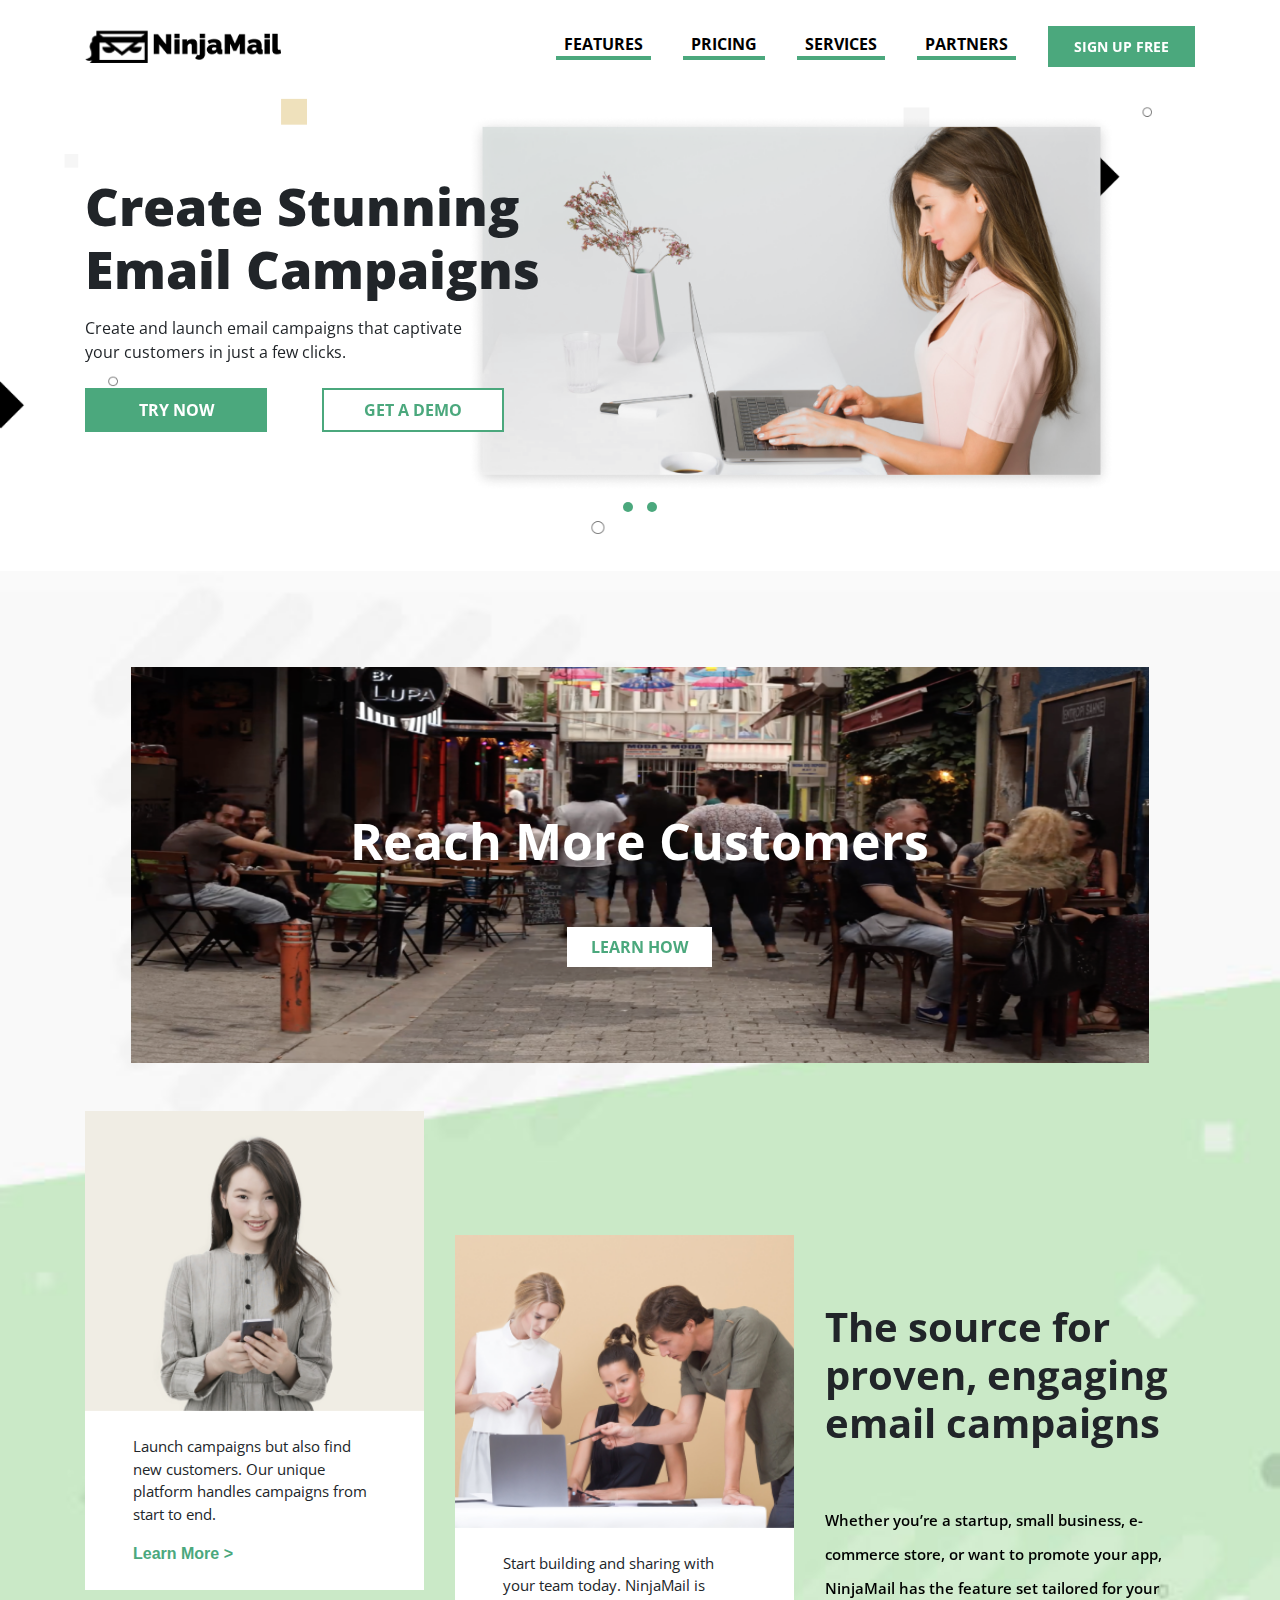
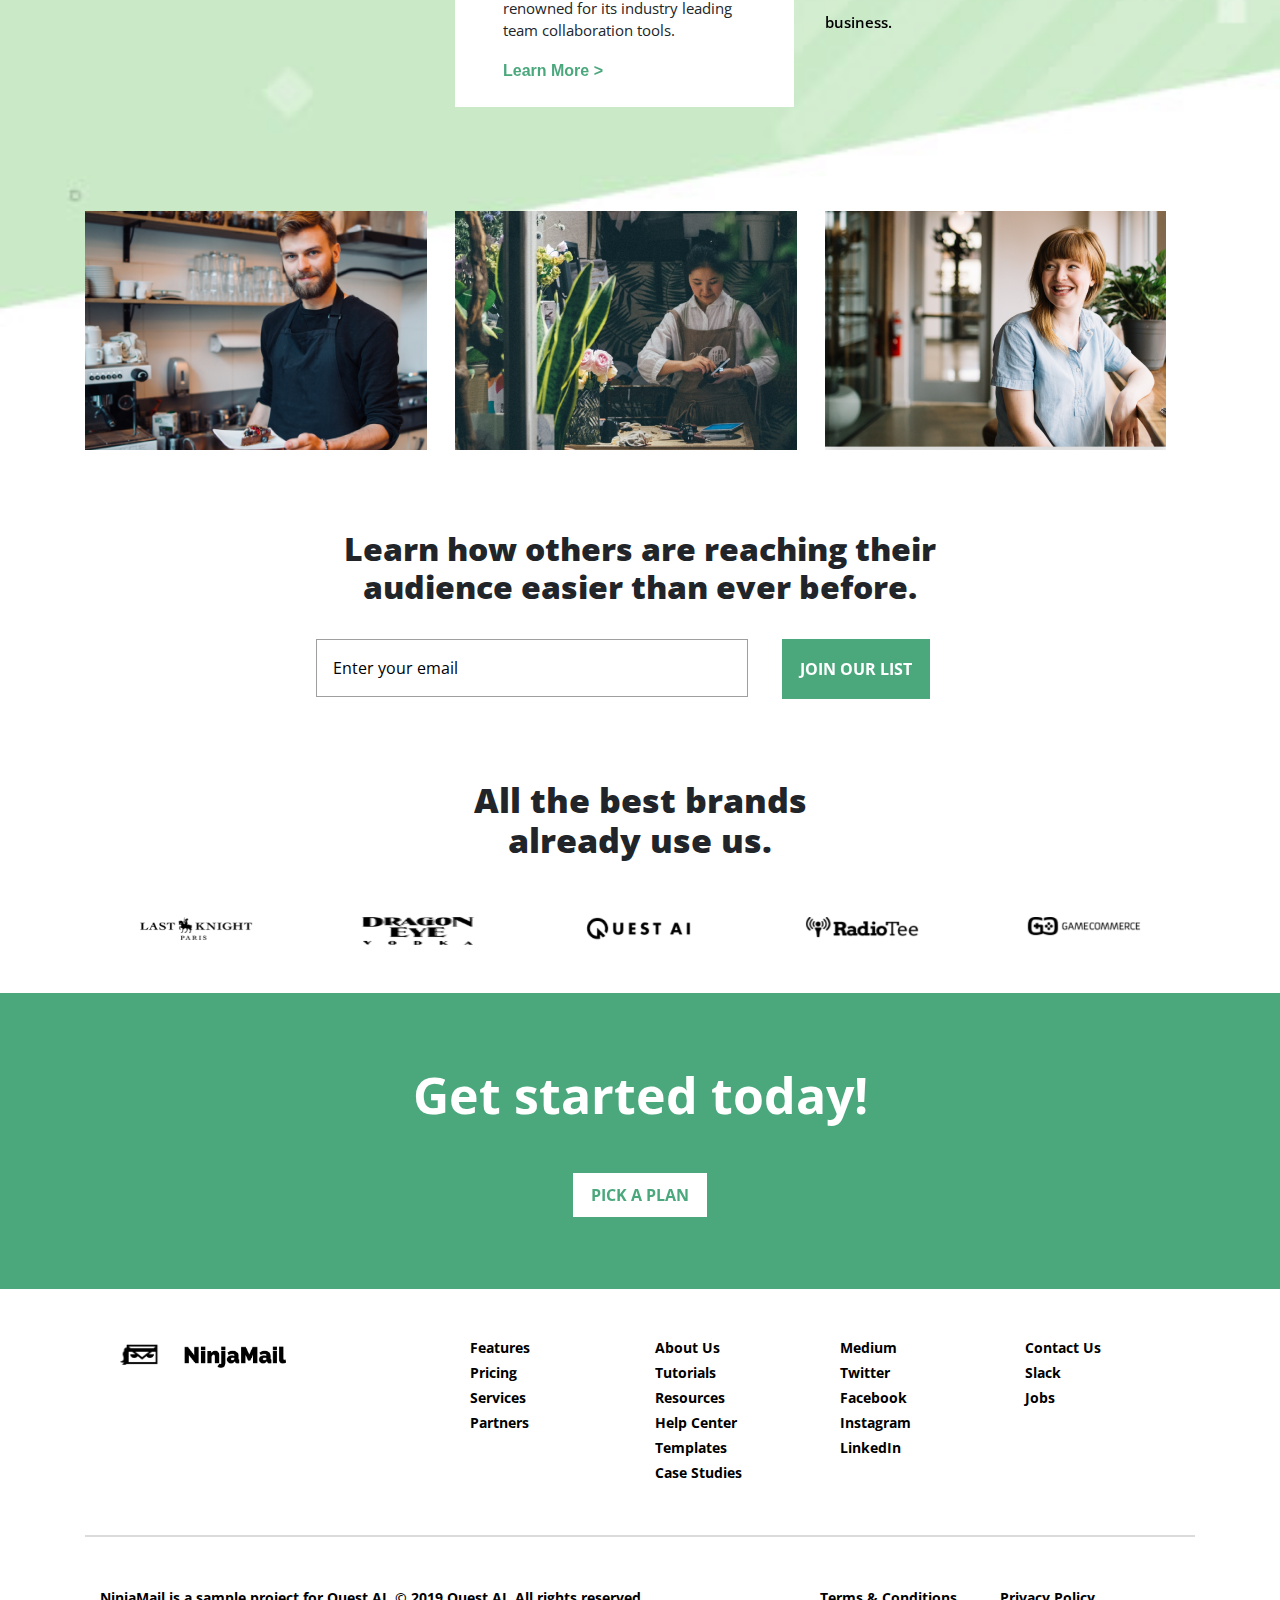
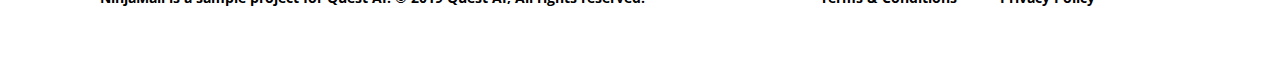
<file: index.html>
<!DOCTYPE html>
<html>

<head>
    <title>Ninja-Mail</title>
    <meta charset="utf-8">
    <meta name="viewport" content="width=device-width, initial-scale=1">
    <link rel="stylesheet" href="https://maxcdn.bootstrapcdn.com/bootstrap/4.5.2/css/bootstrap.min.css">
    <link rel="stylesheet" href="css/owlcarousel_styles/owl.carousel.min.css">
    <link rel="stylesheet" href="css/owlcarousel_styles/owl.theme.default.min.css">
    <link rel="stylesheet" href="https://cdnjs.cloudflare.com/ajax/libs/font-awesome/4.7.0/css/font-awesome.min.css">
    <link href="https://unpkg.com/aos@2.3.1/dist/aos.css" rel="stylesheet">
    <link rel="preconnect" href="https://fonts.googleapis.com">
    <link rel="preconnect" href="https://fonts.gstatic.com" crossorigin>
    <link href="https://fonts.googleapis.com/css2?family=Open+Sans:wght@300;400;600;700;800&display=swap"
        rel="stylesheet">
    <link rel="stylesheet" href="css/index.css">

    <script src="https://ajax.googleapis.com/ajax/libs/jquery/3.5.1/jquery.min.js"></script>
    <script src="https://cdnjs.cloudflare.com/ajax/libs/popper.js/1.16.0/umd/popper.min.js"></script>
    <script src="https://maxcdn.bootstrapcdn.com/bootstrap/4.5.2/js/bootstrap.min.js"></script>
    <script src="https://unpkg.com/aos@2.3.1/dist/aos.js"></script>
    <script src="js/owlcarousel_js/owl.carousel.min.js"></script>
    <script src="js/main.js"></script>
</head>

<body>
    <header class="py-4">
        <div class="container">
            <div
                class="col-12 d-flex flex-wrap flex-row justify-content-between align-items-center d-block d-md-none p-0">
                <div class="col-6 p-0">
                    <a class="navbar-brand" href="#"><img src="images/logo-right.png " alt=""
                            class="img-fluid logo-left"> <img src="images/logo-left.png" alt=""
                            class="img-fluid logo-right"></a>
                </div>
                <div class="col-6 mx-auto text-center p-0">
                    <button class="navbar-toggler hvr-radial-in-1 p-0 text-center mx-auto px-2" type="button"
                        data-toggle="collapse" data-target="#collapsibleNavbar">
                        <a class="nav-link button-green text-white px-4" href="#">SIGN UP
                            FREE</a>
                    </button>
                </div>
            </div>

            <div class="d-none d-md-inline">
                <nav class="navbar navbar-expand navbar-dark p-0">
                    <a class="navbar-brand" href="#"><img src="images/logo-right.png " alt=""
                            class="img-fluid logo-left">
                        <img src="images/logo-left.png" alt="" class="img-fluid logo-right"></a>
                    <button class="navbar-toggler" type="button" data-toggle="collapse"
                        data-target="#collapsibleNavbar">
                        <span class="navbar-toggler-icon"></span>
                    </button>
                    <div class="collapse navbar-collapse" id="collapsibleNavbar">
                        <ul class="navbar-nav ml-auto d-flex flex-row flex-wrap align-items-center">
                            <li class="nav-item">
                                <a class="nav-link text-black mx-lg-3 mx-md-1 py-0" href="features.html">FEATURES</a>
                            </li>
                            <li class="nav-item">
                                <a class="nav-link text-black mx-lg-3 mx-md-1 py-0" href="pricing.html">PRICING</a>
                            </li>
                            <li class="nav-item">
                                <a class="nav-link text-black mx-lg-3 mx-md-1 py-0" href="services.html">SERVICES</a>
                            </li>
                            <li class="nav-item">
                                <a class="nav-link text-black mx-lg-3 mx-md-1 py-0" href="partners.html">PARTNERS</a>
                            </li>
                            <li class="nav-item">
                                <a class="nav-link text-black-btn ml-lg-3 p-md-0 pr-0" href="#">
                                    <!-- Button trigger modal -->
                                    <button type="button"
                                        class="p-2 px-lg-4 hvr-radial-in-1 px-3 px-md-2 banner-left-btn"
                                        data-toggle="modal" data-target="#exampleModalCenter">
                                        SIGN UP FREE
                                    </button>
                                </a>
                            </li>
                        </ul>
                    </div>
                </nav>
            </div>
        </div>
    </header>
    <section class="banner-section py-md-5 ">
        <div class="container">
            <div class="col-md-12 d-flex flex-wrap flex-row justify-content-md-center align-items-center p-0">
                <div class="owl-carousel owl-theme guide-carousel">
                    <div class="item d-flex flex-wrap flex-no-row align-items-center">
                        <div class=" col-lg-5 col-md-6 p-0">
                            <div class="banner-heading-bg py-4 py-md-0">
                                <h1 class="banner-heading pb-2">Create Stunning<br class="d-none d-md-block"> Email
                                Campaigns
                                </h1>
                            </div>
                            <p>Create and launch email campaigns that captivate<br class="d-none d-md-block">
                                your customers in just a few clicks.</p>
                            <div class="col-12 d-flex flex-wrap flex-row p-0 banner-btns pt-2">
                                <div class="col-5 p-0">
                                    <button class="banner-left-btn hvr-radial-in-1 py-2 ">TRY NOW</button>
                                </div>
                                <div class="col-7 text-center mx-lg-auto p-0">
                                    <button class="banner-right-btn hvr-radial-in py-2 ml-3 ml-md-5 ml-lg-0">GET A
                                        DEMO</button>
                                </div>
                            </div>
                        </div>
                        <div class=" col-lg-7 col-md-6 p-0 hero-img">
                            <img src="images/hero-photo.png" alt="" class="img-fluid hero-img-hide">
                        </div>
                    </div>
                    <div class="item d-flex flex-wrap flex-no-row align-items-center">
                        <div class=" col-lg-5 col-md-6 p-0">
                            <div class="banner-heading-bg">
                                <h1 class="banner-heading ">Create Stunning<br class="d-none d-md-block"> Email
                                    Campaigns
                                </h1>
                            </div>
                            <p>Create and launch email campaigns that captivate<br class="d-none d-md-block">
                                your customers in just a few clicks.</p>
                            <div class="col-12 d-flex flex-wrap flex-row p-0 banner-btns">
                                <div class="col-5 p-0">
                                    <button class="banner-left-btn hvr-radial-in-1 py-2 ">TRY NOW</button>
                                </div>
                                <div class="col-7 text-center mx-lg-auto p-0">
                                    <button class="banner-right-btn hvr-radial-in py-2 ml-3 ml-md-5 ml-lg-0">GET A
                                        DEMO</button>
                                </div>
                            </div>
                        </div>
                        <div class=" col-lg-7 col-md-6 p-0 hero-img">
                            <img src="images/hero-photo.png" alt="" class="img-fluid hero-img-hide">
                        </div>
                    </div>
                </div>
            </div>
        </div>
    </section>
    <section class="bg-section py-5">
        <div class="container">
            <div class="middl-img-container col-md-11 p-0 mt-md-5 mx-auto text-center hvr-wobble-top">
                <div class="middle-text-container hvr-bounce-to-bottom p-5  mx-auto text-center p-0 pb-md-5">
                    <h1 class="text-white font-weight-bold py-md-5 mt-5">Reach More Customers</h1>
                    <!-- Button trigger modal -->
                    <button type="button" class=" border-0 p-2 mb-5 px-4 hvr-radial-in mb-5">
                        LEARN HOW
                    </button>
                </div>
            </div>

            <div class="the-source-img col-12 p-0 py-5">
                <div class="col-12 d-flex flex-wrap flex-row justify-content-md-between p-0">
                    <div class="col-md-8 p-0 d-flex flex-wrap flex-row justify-content-md-between">
                        <div class="col-md-6 col-11 p-0 pb-md-5 mb-5">
                            <div class="bg-white  flip p-0 col-12 col-md-11">
                                <img src="images/girl-mb.png" alt="" class="img-fluid w-100">
                                <div class="py-4 px-4 px-lg-5 px-md-2 open">
                                    <p>Launch campaigns but also find new customers. Our unique platform handles
                                        campaigns
                                        from start to end.</p>
                                    <a href="#" class="learnmore">Learn More ></a>
                                </div>
                            </div>
                        </div>
                        <div class="col-md-6 col-11 px-0 ml-auto text-end the-source-box-right">
                            <div class="bg-white p-0 col-12 col-md-11 flip">
                                <img src="images/group.png" alt="" class="img-fluid w-100">
                                <div class="p-4 px-lg-5 px-md-2 open">
                                    <p>Start building and sharing with your team today. NinjaMail is renowned for its
                                        industry leading team collaboration tools.</p>
                                    <a href="#" class="learnmore">Learn More ></a>
                                </div>
                            </div>
                        </div>
                    </div>
                    <div class="col-md-4 px-4 px-md-0 the-source-content">
                        <h2 class="font-weight-bolder">The source for proven, engaging email campaigns</h2>
                        <p class="pt-lg-5 pt-2">Whether you’re a startup, small business, e-commerce store, or want to
                            promote your app,
                            NinjaMail has the feature set tailored for your business.
                        </p>
                    </div>
                </div>
            </div>
            <div class="three-col-imgs pt-md-5 px-4 px-md-0">
                <div class="col-md-12 d-md-flex flex-md-row flex-md-wrap justify-content-md-between p-0">
                    <div class="col-md-4 p-0  py-2 px-md-2 px-lg-0 ">
                        <div class="hovereffect mb-4">
                            <img class="img-responsive img-fluid" src="images/three-1.png" alt="">
                            <div class="overlay p-3">
                                <h2>Frankie</h2>
                                <p>Member since 2016</p>
                            </div>
                        </div>
                    </div>
                    <div class="col-md-4 p-0  py-2 px-md-2 px-lg-0 team-image view ">
                        <div class="hovereffect mb-4">
                            <img class="img-responsive img-fluid" src="images/three-2.png" alt="">
                            <div class="overlay p-3">
                                <h2>Camile</h2>
                                <p>Member since 2012</p>
                            </div>
                        </div>
                    </div>
                    <div class="col-md-4 p-0  py-2 px-md-2 px-lg-0 team-image view ">
                        <div class="hovereffect mb-4">
                            <img class="img-responsive img-fluid" src="images/three-3.png" alt="">
                            <div class="overlay p-3">
                                <h2>Elayne</h2>
                                <p>Member since 2018</p>
                            </div>
                        </div>
                    </div>
                </div>
            </div>
        </div>
    </section>
    <section class=" form-section">
        <div class="container">
            <div class="col-lg-8 col-md-9 px-4 px-md-0 text-center mx-auto p-0">
                <h1 class="font-weight-lg-bolder">Learn how others are reaching their audience easier than ever before.
                </h1>
            </div>
            <div class="col-md-12 px-4 px-md-0 py-4">
                <form action="" class="contact-form">
                    <div
                        class="col-lg-7 col-md-9 d-md-flex flex-md-row flex-md-wrap justify-content-md-between mx-auto text-center p-0">
                        <div class="col-md-8 text-left p-0">
                            <input class="input p-3 w-100 required" name="Email" type="text"
                                placeholder="Enter your email">
                            <span class=" spn"><small class=""></small></span>
                        </div>
                        <div class="col-md-4 text-end p-0 py-4 py-md-0">
                            <button class=" p-3 banner-left-btn hvr-radial-in-1" type="submit" name="submit"
                                id="submit">JOIN OUR LIST</button>
                        </div>
                    </div>
                </form>
            </div>
        </div>
    </section>
    <section class="brands-section py-md-5 pb-3">
        <div class="container">
            <div class="col-md-5 mx-auto text-center p-0 px-4 px-md-4">
                <h1 class="font-weight-lg-bold">All the best brands already use us.</h1>
            </div>
            <div class="owl-carousel owl-theme brands-carousel pt-5 d-none d-md-block">
                <div class="item brand-item"><img src="images/brand-1.png" alt="" class=" brand-imgs"></div>
                <div class="item brand-item"><img src="images/brand-2.png" alt="" class="brand-2 brand-imgs"></div>
                <div class="item brand-item"><img src="images/brand-3.png" alt="" class=" brand-imgs"></div>
                <div class="item brand-item"><img src="images/brand-4.png" alt="" class=" brand-imgs"></div>
                <div class="item brand-item"><img src="images/brand-5.png" alt="" class=" brand-imgs"></div>
                <div class="item brand-item"><img src="images/brand-1.png" alt="" class=" brand-imgs"></div>
                <div class="item brand-item"><img src="images/brand-2.png" alt="" class="brand-2 brand-imgs"></div>
                <div class="item brand-item"><img src="images/brand-3.png" alt="" class=" brand-imgs"></div>
                <div class="item brand-item"><img src="images/brand-4.png" alt="" class=" brand-imgs"></div>
                <div class="item brand-item"><img src="images/brand-5.png" alt="" class=" brand-imgs"></div>
            </div>
            <div class="d-inline d-md-none pt-5">
                <div class="col-12 d-flex flex-row flext-wrap justify-content-between py-3">
                    <div class="col-6 ">
                        <img src="images/brand-1.png" alt="" class=" brand-imgs">
                    </div>
                    <div class="col-6 ">
                        <img src="images/brand-2.png" alt="" class="brand-2 brand-imgs">
                    </div>
                </div>
                <div class="col-12 d-flex flex-row flext-wrap justify-content-between py-3">
                    <div class="col-6 ">
                        <img src="images/brand-3.png" alt="" class=" brand-imgs">
                    </div>
                    <div class="col-6 ">
                        <img src="images/brand-4.png" alt="" class=" brand-imgs">
                    </div>
                </div>
                <div class="col-12 py-3 mx-auto text-center">
                    <img src="images/brand-5.png" alt="" class=" brand-imgs">
                </div>
            </div>
        </div>
    </section>
    <section class="py-5 get-section">
        <div class="container">
            <div class="col-12 text-center mx-auto">
                <h1 class="text-white font-weight-bold my-4">Get started today!</h1>
                <button class="p-2 px-3 my-4 hvr-radial-in">PICK A PLAN</button>
            </div>
        </div>
    </section>
    <footer class="">
        <div class="container">
            <div
                class="footer-box col-12 d-md-flex flex-md-row flex-md-wrap justify-content-md-between px-0 py-5 d-none d-md-block">
                <div class="col-md-4 ">
                    <a href="#">
                        <img src="images/footer-logo.png" alt="" class="footer-logo-1">
                        <img src="images/logo-left.png" alt="" class="footer-logo">
                    </a>
                </div>
                <div class="col-md-2 d-flex flex-column flex-wrap">
                    <a href="#">Features</a>
                    <a href="#">Pricing</a>
                    <a href="#">Services</a>
                    <a href="#">Partners</a>
                </div>
                <div class="col-md-2 d-flex flex-column flex-wrap">
                    <a href="#"> About Us</a>
                    <a href="#"> Tutorials</a>
                    <a href="#"> Resources</a>
                    <a href="#"> Help Center</a>
                    <a href="#"> Templates</a>
                    <a href="#"> Case Studies</a>
                </div>
                <div class="col-md-2 d-flex flex-column flex-wrap">
                    <a href="#"> Medium</a>
                    <a href="#"> Twitter</a>
                    <a href="#"> Facebook</a>
                    <a href="#"> Instagram</a>
                    <a href="#"> LinkedIn</a>
                </div>
                <div class="col-md-2 d-flex flex-column flex-wrap">
                    <a href="#"> Contact Us</a>
                    <a href="#"> Slack</a>
                    <a href="#"> Jobs</a>
                </div>
            </div>
            <div class="d-block d-md-none">
                <div class="footer-box d-flex flex-wrap flex-row justify-content-between py-4">
                    <div class="col-12 py-3 px-0">
                        <a href="#">
                            <img src="images/footer-logo.png" alt="" class="footer-logo-1">
                            <img src="images/logo-left.png" alt="" class="footer-logo">
                        </a>
                    </div>
                    <div class="col-12 d-flex flex-wrap flex-wrap justify-content-between">
                        <div class="col-6 d-flex flex-column flex-wrap px-0">
                            <a href="#">Features</a>
                            <a href="#">Pricing</a>
                            <a href="#">Services</a>
                            <a href="#">Partners</a>
                            <a href="#"> About Us</a>
                            <a href="#"> Tutorials</a>
                            <a href="#"> Resources</a>
                            <a href="#"> Help Center</a>
                            <a href="#"> Templates</a>
                            <a href="#"> Case Studies</a>
                        </div>
                        <div class="col-6 d-flex flex-column flex-wrap px-0">
                            <a href="#"> Medium</a>
                            <a href="#"> Twitter</a>
                            <a href="#"> Facebook</a>
                            <a href="#"> Instagram</a>
                            <a href="#"> LinkedIn</a>
                            <a href="#"> Contact Us</a>
                            <a href="#"> Slack</a>
                            <a href="#"> Jobs</a>
                        </div>
                    </div>
                </div>
            </div>
        </div>
    </footer>
    <section class="py-5">
        <div class="container">
            <div class="col-12 footer-box-2 d-flex flex-wrap flex-row justify-content-between">
                <div class="col-md-8 p-0">
                    <a href="#">NinjaMail is a sample project for Quest AI. © 2019 Quest AI, All rights reserved.</a>
                </div>
                <div class="col-md-4  p-0">
                    <div class="col-md-12 d-flex flex-wrap flex-row p-0 py-4 py-md-0">
                        <div class="col-md-6 p-0">
                            <a href="#">Terms & Conditions</a>
                        </div>
                        <div class="col-md-6 p-0">
                            <a href="#">Privacy Policy</a>
                        </div>
                    </div>
                </div>
            </div>
        </div>
    </section>

    <!-- Modal -->
    <div class="modal fade" id="exampleModalCenter" tabindex="-1" role="dialog"
        aria-labelledby="exampleModalCenterTitle" aria-hidden="true">
        <div class="modal-dialog  modal-dialog-centered" role="document">
            <div class="modal-content">
                <div class="modal-header border-0  pl-4">
                    <h3 class="modal-title pt-3 pl-3 font-weight-bold" id="exampleModalLongTitle">Get In Touch</h3>
                    <button type="button" class="close" data-dismiss="modal" aria-label="Close">
                        <span aria-hidden="true">&times;</span>
                    </button>
                </div>
                <div class="modal-body border-0 pl-4 text-left py-4 ">
                    <grammarly-extension data-grammarly-shadow-root="true" class="cGcvT"
                        style="position: absolute; top: 0px; left: 0px; pointer-events: none;">
                    </grammarly-extension>
                    <form action="" class="contact-form">
                        <div class="col-12 d-flex flex-row flex-wrap p-0">
                            <div class="col-6">
                                <input class="input p-3 my-2  w-100 required" name="Name" type="text"
                                    placeholder="Nmae">
                                <span class=" spn "><small class="text-danger"></small></span>
                            </div>
                            <div class="col-6">
                                <input class="input p-3 my-2  w-100 required" name="E-mail" type="text"
                                    placeholder="E-mail">
                                <span class=" spn "><small class="text-danger"></small></span>
                            </div>
                            <div class="col-12">
                                <input class="input p-3 my-2  w-100 required" name="Mobile Number" type="text"
                                    placeholder="Mobile Number">
                                <span class=" spn "><small class="text-danger"></small></span>
                            </div>
                            <div class="col-12">
                                <textarea class="input p-3 my-2  w-100 required" name="Message"
                                    placeholder="Your Message" style="height:100px;" pattern="[A-Za-z]{100}"
                                    title=" Your Message" spellcheck="false"></textarea>
                                <span class=" spn "><small class="text-danger"></small></span>
                            </div>
                        </div>
                        <div class="modal-footer border-0">
                            <button type="button" class="btn btn-secondary" data-dismiss="modal">Close</button>
                            <button type="submit" name="submit" class="save-btn py-2 px-4 btn" id="submit">Save</button>
                        </div>
                    </form>
                </div>
            </div>
        </div>
    </div>
</body>

</html>
</file>
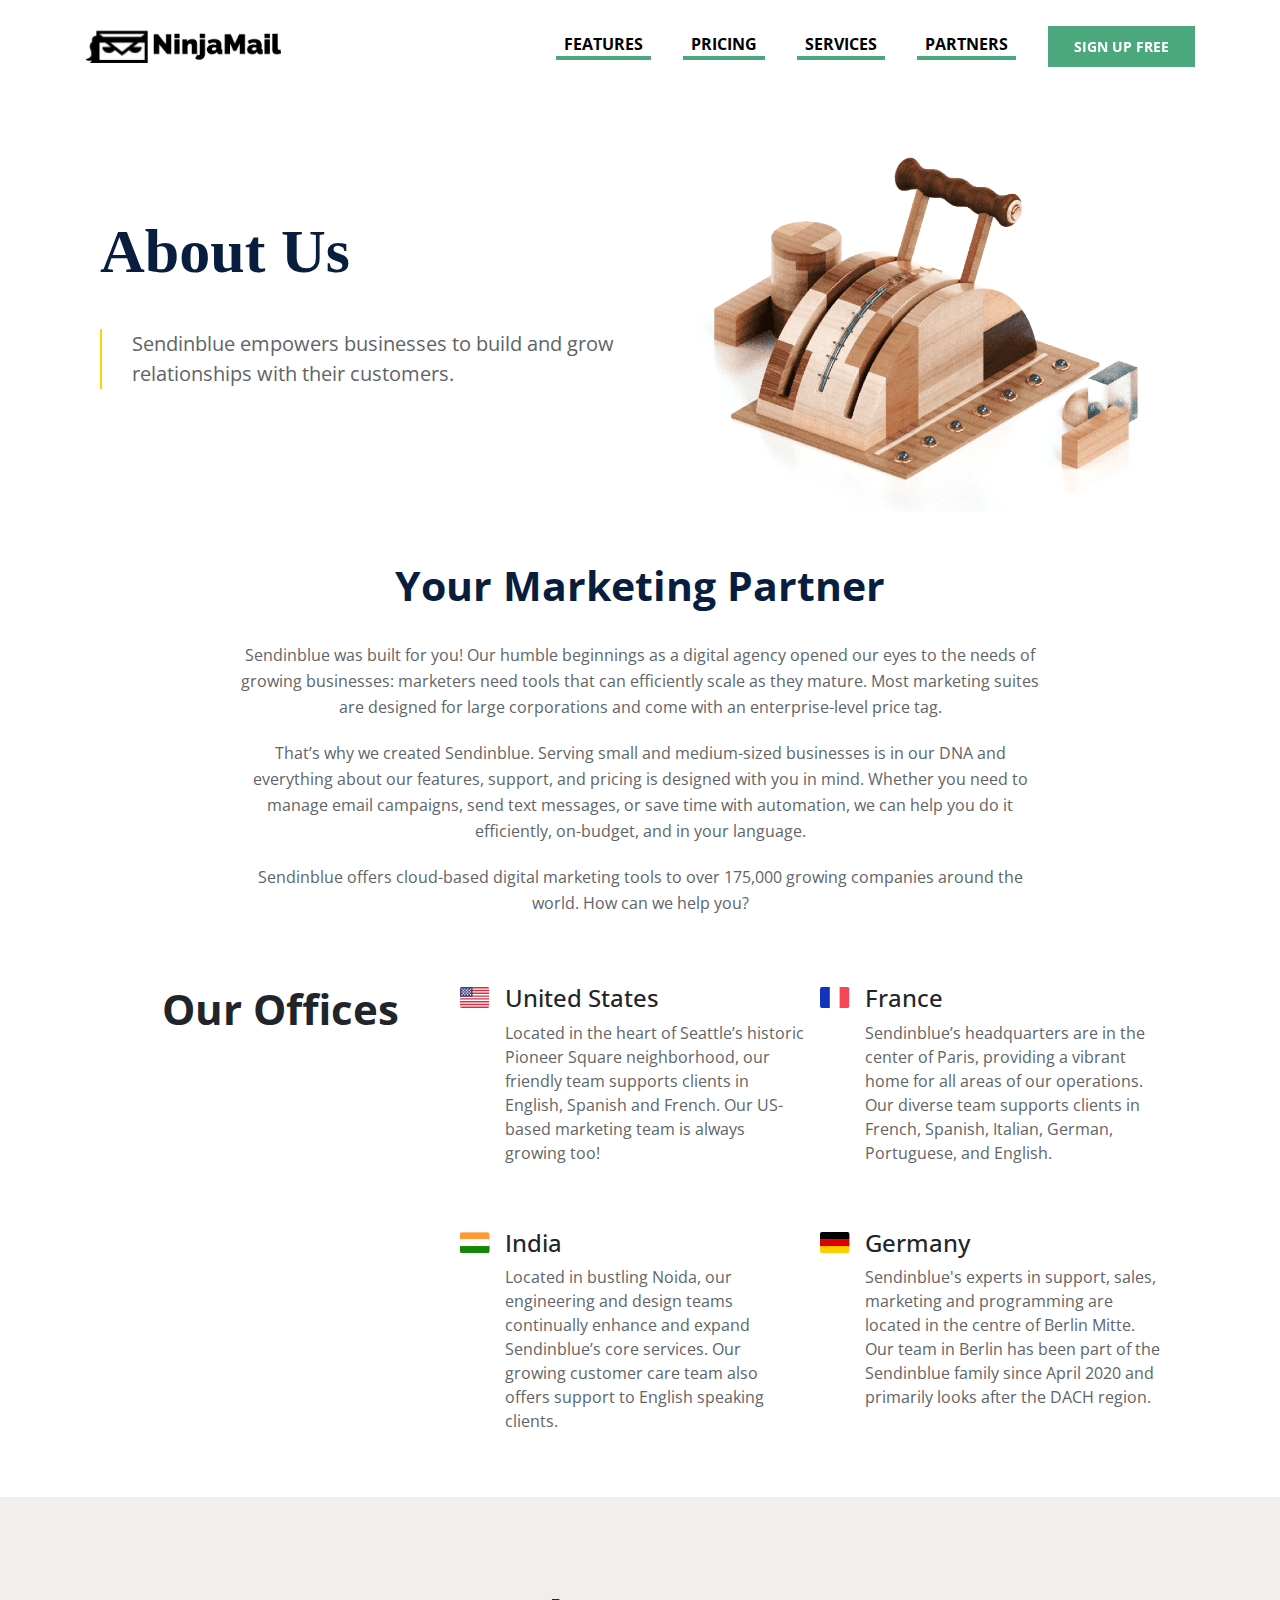
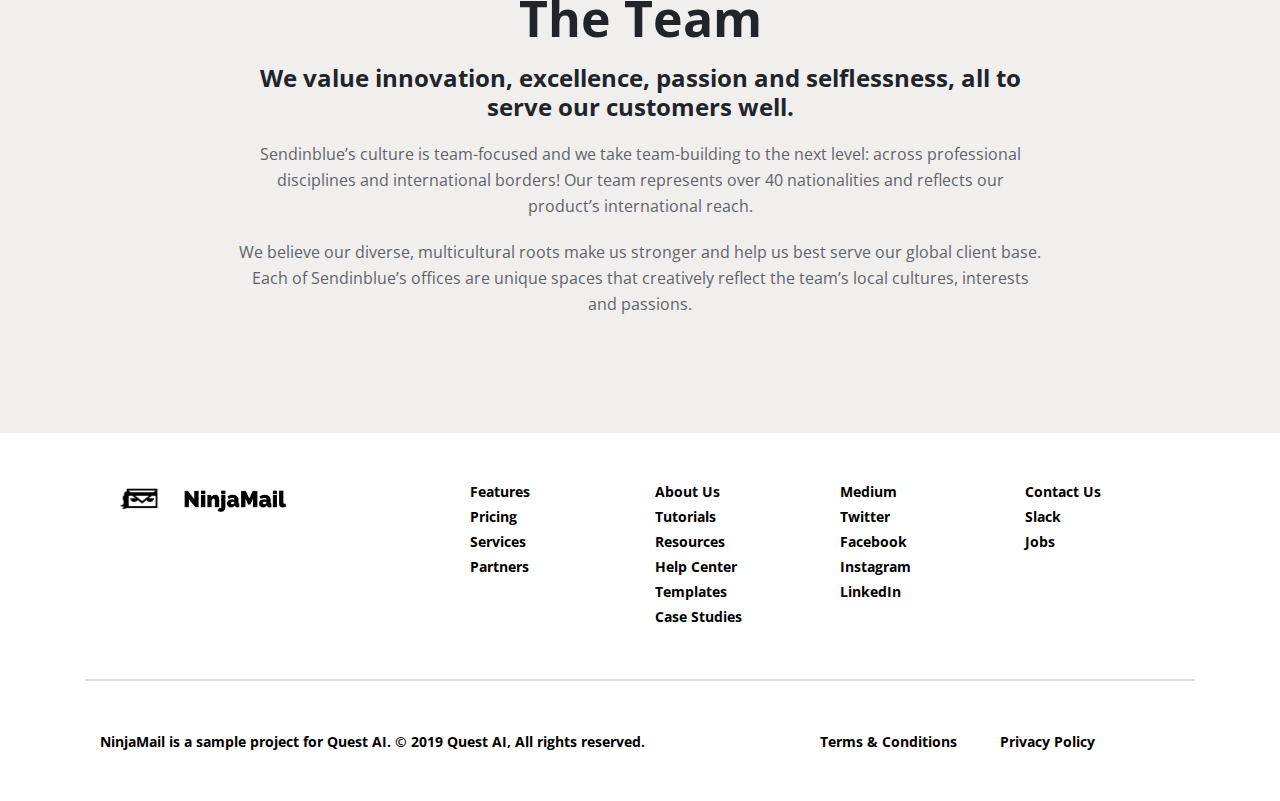
<file: about-us.html>
<!DOCTYPE html>
<html>

<head>
    <title>Ninja-Mail</title>
    <meta charset="utf-8">
    <meta name="viewport" content="width=device-width, initial-scale=1">
    <link rel="stylesheet" href="https://maxcdn.bootstrapcdn.com/bootstrap/4.5.2/css/bootstrap.min.css">
    <link rel="stylesheet" href="css/owlcarousel_styles/owl.carousel.min.css">
    <link rel="stylesheet" href="css/owlcarousel_styles/owl.theme.default.min.css">
    <link rel="stylesheet" href="https://cdnjs.cloudflare.com/ajax/libs/font-awesome/4.7.0/css/font-awesome.min.css">
    <link href="https://unpkg.com/aos@2.3.1/dist/aos.css" rel="stylesheet">
    <link rel="preconnect" href="https://fonts.googleapis.com">
    <link rel="preconnect" href="https://fonts.gstatic.com" crossorigin>
    <link href="https://fonts.googleapis.com/css2?family=Open+Sans:wght@300;400;600;700;800&display=swap"
        rel="stylesheet">
    <link rel="stylesheet" href="css/index.css">
    <link rel="stylesheet" href="css/about-us.css">

    <script src="https://ajax.googleapis.com/ajax/libs/jquery/3.5.1/jquery.min.js"></script>
    <script src="https://cdnjs.cloudflare.com/ajax/libs/popper.js/1.16.0/umd/popper.min.js"></script>
    <script src="https://maxcdn.bootstrapcdn.com/bootstrap/4.5.2/js/bootstrap.min.js"></script>
    <script src="https://unpkg.com/aos@2.3.1/dist/aos.js"></script>
    <script src="js/owlcarousel_js/owl.carousel.min.js"></script>
    <script src="js/main.js"></script>
</head>

<body>
    <header class="py-4">
        <div class="container">
            <div
                class="col-12 d-flex flex-wrap flex-row justify-content-between align-items-center d-block d-md-none p-0">
                <div class="col-6 p-0">
                    <a class="navbar-brand" href="#"><img src="images/logo-right.png " alt=""
                            class="img-fluid logo-left"> <img src="images/logo-left.png" alt=""
                            class="img-fluid logo-right"></a>
                </div>
                <div class="col-6 mx-auto text-center p-0">
                    <button class="navbar-toggler hvr-radial-in-1 p-0 text-center mx-auto px-2" type="button"
                        data-toggle="collapse" data-target="#collapsibleNavbar">
                        <a class="nav-link button-green text-white px-4" href="#">SIGN UP
                            FREE</a>
                    </button>
                </div>
            </div>

            <div class="d-none d-md-inline">
                <nav class="navbar navbar-expand navbar-dark p-0">
                    <a class="navbar-brand" href="#"><img src="images/logo-right.png " alt=""
                            class="img-fluid logo-left">
                        <img src="images/logo-left.png" alt="" class="img-fluid logo-right"></a>
                    <button class="navbar-toggler" type="button" data-toggle="collapse"
                        data-target="#collapsibleNavbar">
                        <span class="navbar-toggler-icon"></span>
                    </button>
                    <div class="collapse navbar-collapse" id="collapsibleNavbar">
                        <ul class="navbar-nav ml-auto d-flex flex-row flex-wrap align-items-center">
                            <li class="nav-item">
                                <a class="nav-link text-black mx-lg-3 mx-md-1 py-0" href="features.html">FEATURES</a>
                            </li>
                            <li class="nav-item">
                                <a class="nav-link text-black mx-lg-3 mx-md-1 py-0" href="pricing.html">PRICING</a>
                            </li>
                            <li class="nav-item">
                                <a class="nav-link text-black mx-lg-3 mx-md-1 py-0" href="services.html">SERVICES</a>
                            </li>
                            <li class="nav-item">
                                <a class="nav-link text-black mx-lg-3 mx-md-1 py-0" href="partners.html">PARTNERS</a>
                            </li>
                            <li class="nav-item">
                                <a class="nav-link text-black-btn ml-lg-3 p-md-0 pr-0" href="#">
                                    <!-- Button trigger modal -->
                                    <button type="button"
                                        class="p-2 px-lg-4 hvr-radial-in-1 px-3 px-md-2 banner-left-btn"
                                        data-toggle="modal" data-target="#exampleModalCenter">
                                        SIGN UP FREE
                                    </button>
                                </a>
                            </li>
                        </ul>
                    </div>
                </nav>
            </div>
        </div>
    </header>
    <section class="about-banner-section py-5">
        <div class="container">
            <div class="d-flex flex-row flex-wrap align-items-center">
                <div class="col-md-6">
                    <h1 class="pb-2">About Us</h1>
                    <p>Sendinblue empowers businesses to build and grow relationships with their customers.</p>
                </div>
                <div class="col-md-6">
                    <img src="images/start-illu.webp" alt="" class="img-fluid">
                </div>
            </div>
        </div>
    </section>
    <section class="partner-section ">
        <div class="container">
            <div class="col-lg-9 text-md-center mx-md-auto">
                <h3 class="pb-4">Your Marketing Partner</h3>
                <p>Sendinblue was built for you! Our humble beginnings as a digital agency opened our eyes to the needs
                    of growing businesses: marketers need tools that can efficiently scale as they mature. Most
                    marketing suites are designed for large corporations and come with an enterprise-level price tag.
                </p>
                <p>That’s why we created Sendinblue. Serving small and medium-sized businesses is in our DNA and
                    everything about our features, support, and pricing is designed with you in mind. Whether you need
                    to manage email campaigns, send text messages, or save time with automation, we can help you do it
                    efficiently, on-budget, and in your language.</p>

                <p>Sendinblue offers cloud-based digital marketing tools to over 175,000 growing companies around the
                    world. How can we help you?</p>
            </div>
        </div>
    </section>
    
    <section class="office-section py-5">
        <div class="container">
            <div class="col-12 d-md-flex flex-row flex-wrap ">
                <div class="col-md-4 text-md-center mx-md-auto">
                    <h1>Our Offices</h1>
                </div>
                <div class="col-md-8 px-0">
                    <div class="d-md-flex flex-row flex-wrap justify-content-between p-0 col-12">
                        <div class="d-flex flex-row flex-wrap justify-content-between p-0 col-md-6">
                            <div class="col-1 p-0">
                                <img src="images/USA.svg" alt="" class="img-fluid">
                            </div>
                            <div class="col-11">
                                <h4>United States</h4>
                                <p>Located in the heart of Seattle’s historic Pioneer Square neighborhood, our friendly
                                    team supports clients in English, Spanish and French. Our US-based marketing team is
                                    always growing too!</p>
                            </div>
                        </div>
                        <div class="d-flex flex-row flex-wrap justify-content-between p-0 col-md-6">
                            <div class="col-1 p-0">
                                <img src="images/FR.svg" alt="" class="img-fluid">
                            </div>
                            <div class="col-11">
                                <h4>France</h4>
                                <p>Sendinblue’s headquarters are in the center of Paris, providing a vibrant home for
                                    all areas of our operations. Our diverse team supports clients in French, Spanish,
                                    Italian, German, Portuguese, and English.</p>
                            </div>
                        </div>
                    </div>
                    <div class="d-md-flex flex-row flex-wrap justify-content-between p-0 col-12 pt-5">
                        <div class="d-flex flex-row flex-wrap justify-content-between p-0 col-md-6">
                            <div class="col-1 p-0">
                                <img src="images/INDIA.svg" alt="" class="img-fluid">
                            </div>
                            <div class="col-11">
                                <h4>India</h4>
                                <p>Located in bustling Noida, our engineering and design teams continually enhance and
                                    expand Sendinblue’s core services. Our growing customer care team also offers
                                    support to English speaking clients.</p>
                            </div>
                        </div>
                        <div class="d-flex flex-row flex-wrap justify-content-between p-0 col-md-6">
                            <div class="col-1 p-0">
                                <img src="images/de.svg" alt="" class="img-fluid">
                            </div>
                            <div class="col-11">
                                <h4>Germany</h4>
                                <p>Sendinblue's experts in support, sales, marketing and programming are located in the
                                    centre of Berlin Mitte. Our team in Berlin has been part of the Sendinblue family
                                    since April 2020 and primarily looks after the DACH region.</p>
                            </div>
                        </div>
                    </div>
                </div>
            </div>
        </div>
    </section>
    <section class="img-team py-5">
        <div class="container">
            <div class="col-lg-9  mx-md-auto text-md-center  py-5">
                <h1>
                    The Team
                </h1>
                <h3>We value innovation, excellence, passion and selflessness, all to serve our customers well.</h3>
                <p>Sendinblue’s culture is team-focused and we take team-building to the next level: across professional
                    disciplines and international borders! Our team represents over 40 nationalities and reflects our
                    product’s international reach.</p>
                <p>We believe our diverse, multicultural roots make us stronger and help us best serve our global client
                    base. Each of Sendinblue’s offices are unique spaces that creatively reflect the team’s local
                    cultures, interests and passions.</p>
            </div>
        </div>
    </section>
    <footer class="">
        <div class="container">
            <div
                class="footer-box col-12 d-md-flex flex-md-row flex-md-wrap justify-content-md-between px-0 py-5 d-none d-md-block">
                <div class="col-md-4 ">
                    <a href="#">
                        <img src="images/footer-logo.png" alt="" class="footer-logo-1">
                        <img src="images/logo-left.png" alt="" class="footer-logo">
                    </a>
                </div>
                <div class="col-md-2 d-flex flex-column flex-wrap">
                    <a href="#">Features</a>
                    <a href="#">Pricing</a>
                    <a href="#">Services</a>
                    <a href="#">Partners</a>
                </div>
                <div class="col-md-2 d-flex flex-column flex-wrap">
                    <a href="#"> About Us</a>
                    <a href="#"> Tutorials</a>
                    <a href="#"> Resources</a>
                    <a href="#"> Help Center</a>
                    <a href="#"> Templates</a>
                    <a href="#"> Case Studies</a>
                </div>
                <div class="col-md-2 d-flex flex-column flex-wrap">
                    <a href="#"> Medium</a>
                    <a href="#"> Twitter</a>
                    <a href="#"> Facebook</a>
                    <a href="#"> Instagram</a>
                    <a href="#"> LinkedIn</a>
                </div>
                <div class="col-md-2 d-flex flex-column flex-wrap">
                    <a href="#"> Contact Us</a>
                    <a href="#"> Slack</a>
                    <a href="#"> Jobs</a>
                </div>
            </div>
            <div class="d-block d-md-none">
                <div class="footer-box d-flex flex-wrap flex-row justify-content-between py-4">
                    <div class="col-12 py-3 px-0">
                        <a href="#">
                            <img src="images/footer-logo.png" alt="" class="footer-logo-1">
                            <img src="images/logo-left.png" alt="" class="footer-logo">
                        </a>
                    </div>
                    <div class="col-12 d-flex flex-wrap flex-wrap justify-content-between">
                        <div class="col-6 d-flex flex-column flex-wrap px-0">
                            <a href="#">Features</a>
                            <a href="#">Pricing</a>
                            <a href="#">Services</a>
                            <a href="#">Partners</a>
                            <a href="#"> About Us</a>
                            <a href="#"> Tutorials</a>
                            <a href="#"> Resources</a>
                            <a href="#"> Help Center</a>
                            <a href="#"> Templates</a>
                            <a href="#"> Case Studies</a>
                        </div>
                        <div class="col-6 d-flex flex-column flex-wrap px-0">
                            <a href="#"> Medium</a>
                            <a href="#"> Twitter</a>
                            <a href="#"> Facebook</a>
                            <a href="#"> Instagram</a>
                            <a href="#"> LinkedIn</a>
                            <a href="#"> Contact Us</a>
                            <a href="#"> Slack</a>
                            <a href="#"> Jobs</a>
                        </div>
                    </div>
                </div>
            </div>
        </div>
    </footer>
    <section class="py-5">
        <div class="container">
            <div class="col-12 footer-box-2 d-flex flex-wrap flex-row justify-content-between">
                <div class="col-md-8 p-0">
                    <a href="#">NinjaMail is a sample project for Quest AI. © 2019 Quest AI, All rights reserved.</a>
                </div>
                <div class="col-md-4  p-0">
                    <div class="col-md-12 d-flex flex-wrap flex-row p-0 py-4 py-md-0">
                        <div class="col-md-6 p-0">
                            <a href="#">Terms & Conditions</a>
                        </div>
                        <div class="col-md-6 p-0">
                            <a href="#">Privacy Policy</a>
                        </div>
                    </div>
                </div>
            </div>
        </div>
    </section>
</body>

</html>
</file>
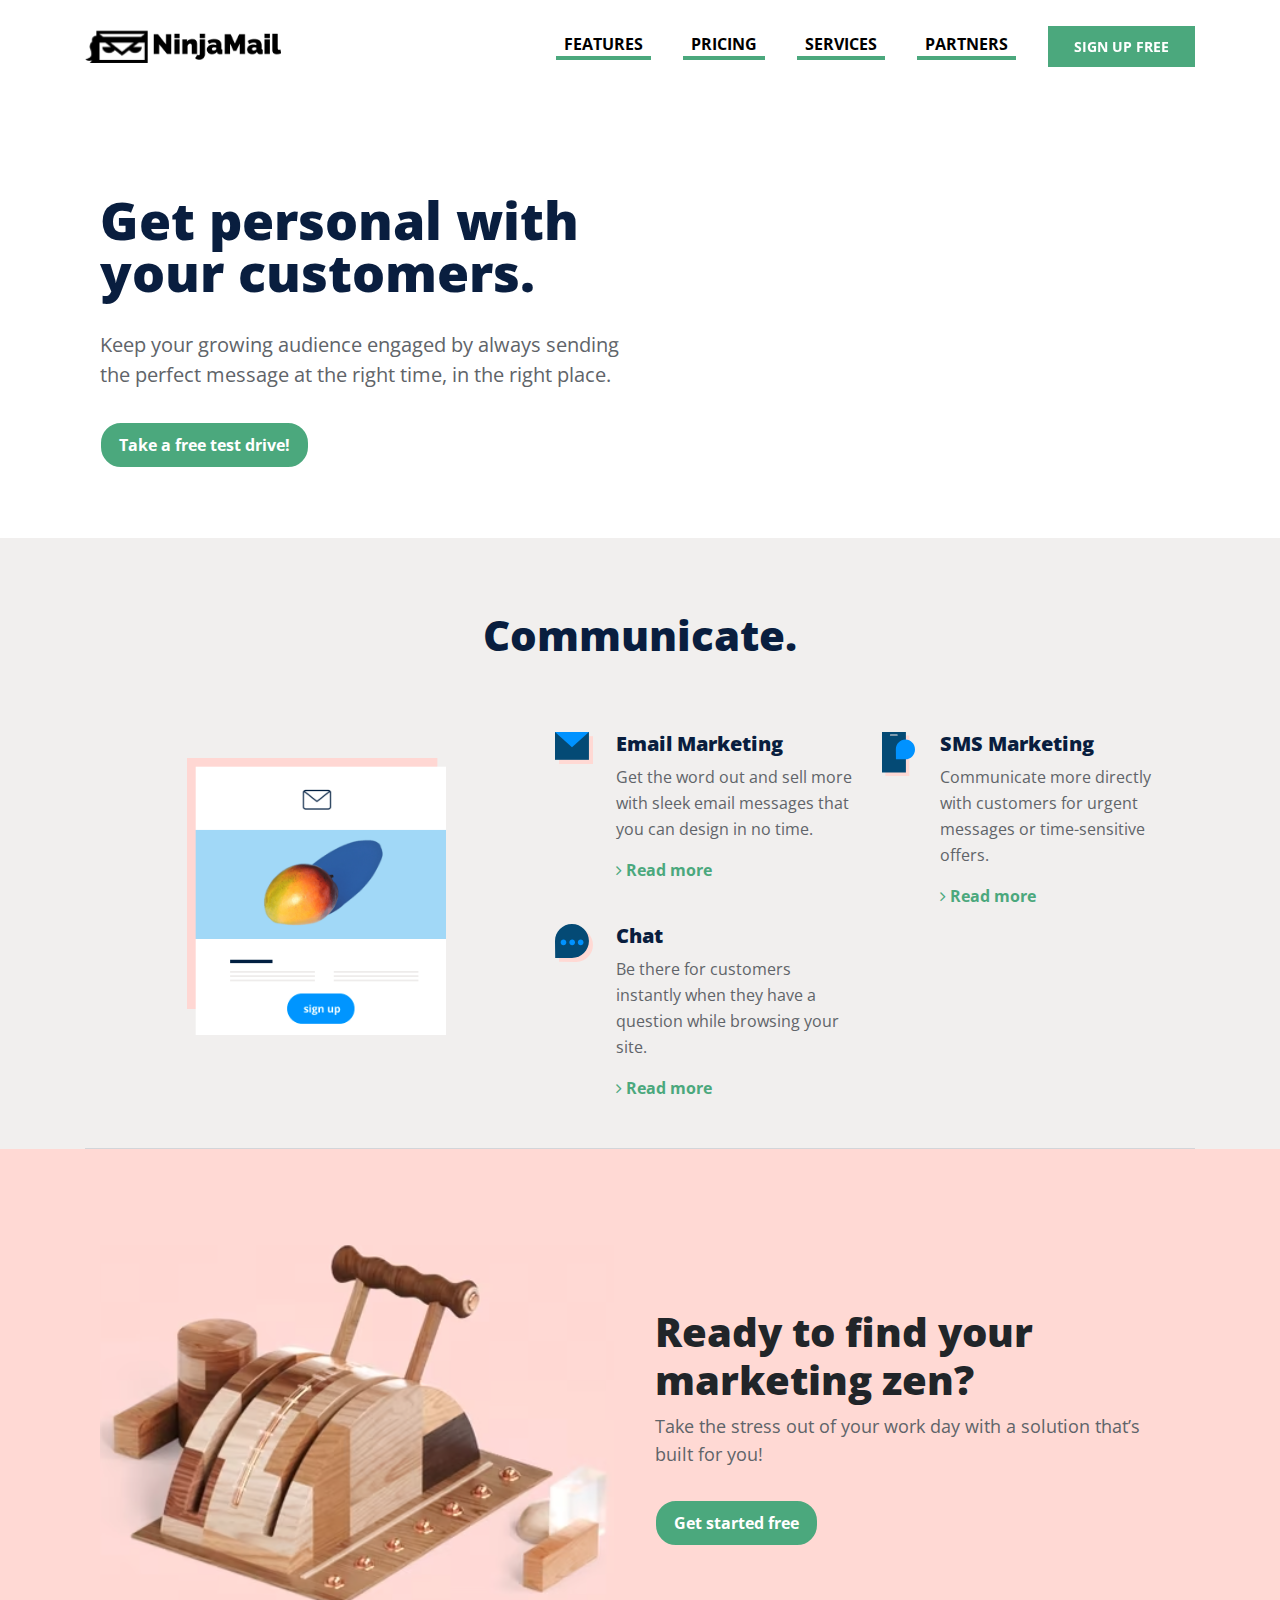
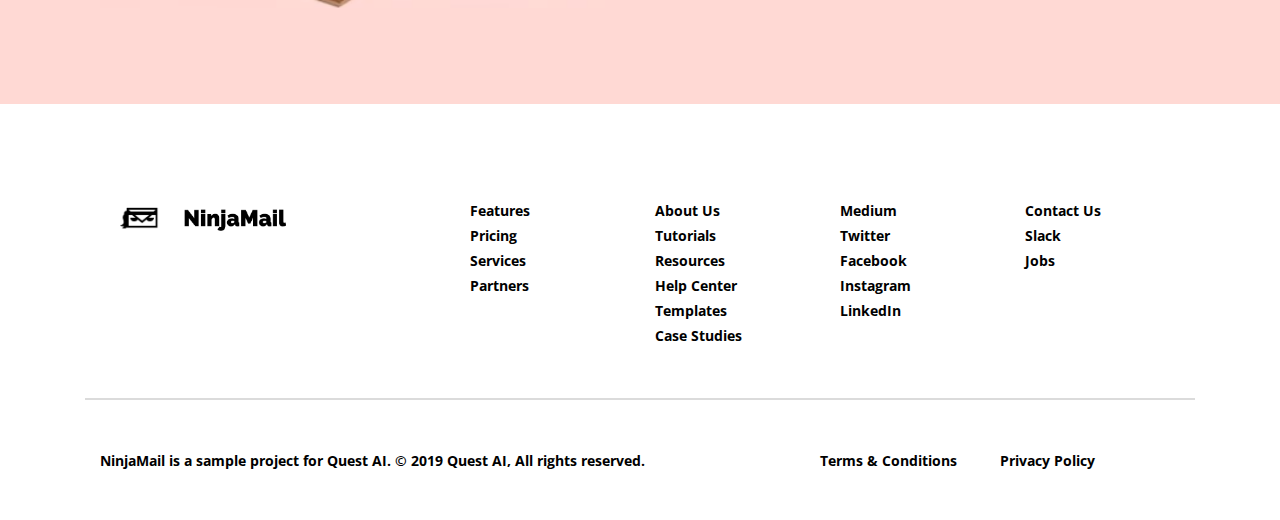
<file: features.html>
<!DOCTYPE html>
<html>

<head>
    <title>Ninja-Mail</title>
    <meta charset="utf-8">
    <meta name="viewport" content="width=device-width, initial-scale=1">
    <link rel="stylesheet" href="https://maxcdn.bootstrapcdn.com/bootstrap/4.5.2/css/bootstrap.min.css">
    <link rel="stylesheet" href="css/owlcarousel_styles/owl.carousel.min.css">
    <link rel="stylesheet" href="css/owlcarousel_styles/owl.theme.default.min.css">
    <link rel="stylesheet" href="https://cdnjs.cloudflare.com/ajax/libs/font-awesome/4.7.0/css/font-awesome.min.css">
    <link href="https://unpkg.com/aos@2.3.1/dist/aos.css" rel="stylesheet">
    <link rel="preconnect" href="https://fonts.googleapis.com">
    <link rel="preconnect" href="https://fonts.gstatic.com" crossorigin>
    <link href="https://fonts.googleapis.com/css2?family=Open+Sans:wght@300;400;600;700;800&display=swap"
        rel="stylesheet">
    <link rel="stylesheet" href="css/index.css">
    <link rel="stylesheet" href="css/features.css">

    <script src="https://ajax.googleapis.com/ajax/libs/jquery/3.5.1/jquery.min.js"></script>
    <script src="https://cdnjs.cloudflare.com/ajax/libs/popper.js/1.16.0/umd/popper.min.js"></script>
    <script src="https://maxcdn.bootstrapcdn.com/bootstrap/4.5.2/js/bootstrap.min.js"></script>
    <script src="https://unpkg.com/aos@2.3.1/dist/aos.js"></script>
    <script src="js/owlcarousel_js/owl.carousel.min.js"></script>
    <script src="js/main.js"></script>
</head>

<body>
    <header class="py-4">
        <div class="container">
            <div
                class="col-12 d-flex flex-wrap flex-row justify-content-between align-items-center d-block d-md-none p-0">
                <div class="col-6 p-0">
                    <a class="navbar-brand" href="#"><img src="images/logo-right.png " alt=""
                            class="img-fluid logo-left"> <img src="images/logo-left.png" alt=""
                            class="img-fluid logo-right"></a>
                </div>
                <div class="col-6 mx-auto text-center p-0">
                    <button class="navbar-toggler hvr-radial-in-1 p-0 text-center mx-auto px-2" type="button"
                        data-toggle="collapse" data-target="#collapsibleNavbar">
                        <a class="nav-link button-green text-white px-4" href="#">SIGN UP
                            FREE</a>
                    </button>
                </div>
            </div>

            <div class="d-none d-md-inline">
                <nav class="navbar navbar-expand navbar-dark p-0">
                    <a class="navbar-brand" href="#"><img src="images/logo-right.png " alt=""
                            class="img-fluid logo-left">
                        <img src="images/logo-left.png" alt="" class="img-fluid logo-right"></a>
                    <button class="navbar-toggler" type="button" data-toggle="collapse"
                        data-target="#collapsibleNavbar">
                        <span class="navbar-toggler-icon"></span>
                    </button>
                    <div class="collapse navbar-collapse" id="collapsibleNavbar">
                        <ul class="navbar-nav ml-auto d-flex flex-row flex-wrap align-items-center">
                            <li class="nav-item">
                                <a class="nav-link text-black mx-lg-3 mx-md-1 py-0" href="features.html">FEATURES</a>
                            </li>
                            <li class="nav-item">
                                <a class="nav-link text-black mx-lg-3 mx-md-1 py-0" href="pricing.html">PRICING</a>
                            </li>
                            <li class="nav-item">
                                <a class="nav-link text-black mx-lg-3 mx-md-1 py-0" href="services.html">SERVICES</a>
                            </li>
                            <li class="nav-item">
                                <a class="nav-link text-black mx-lg-3 mx-md-1 py-0" href="partners.html">PARTNERS</a>
                            </li>
                            <li class="nav-item">
                                <a class="nav-link text-black-btn ml-lg-3 p-md-0 pr-0" href="#">
                                    <button class=" p-2 px-lg-4 hvr-radial-in-1 px-3 px-md-2 banner-left-btn">
                                        SIGN UP FREE
                                    </button>
                                </a>
                            </li>
                        </ul>
                    </div>
                </nav>
            </div>
        </div>
    </header>
    <section class="feature-banner-section py-5">
        <div class="container">
            <div
                class="col-12 d-flex flex-md-row flex-column-reverse flex-wrap justify-content-between align-items-center p-0">
                <div class="col-md-6  col-12 pt-md-5 pt-0">
                    <h1 class="py-2">Get personal with your customers.</h1>
                    <p class="pt-3">Keep your growing audience engaged by always sending the perfect message at the
                        right time, in
                        the right place. </p>
                    <div class="btn pt-3 p-0">
                        <button class="bg-gre-btn px-3 py-2">Take a free test drive!</button>
                    </div>
                </div>
                <div class="col-md-6 col-12">
                    <iframe id="cover-video"
                        data-src="https://player.vimeo.com/video/325682854?api=1&amp;background=1&amp;mute=0"
                        frameborder="0" webkitallowfullscreen="" mozallowfullscreen="" allowfullscreen=""
                        src="https://player.vimeo.com/video/325682854?api=1&amp;background=1&amp;mute=0"></iframe>
                </div>
            </div>
        </div>
    </section>
    <section class="communicate-section ">
        <div class="container">
            <div class="col-12 d-md-flex flex-md-row flex-md-wrap  align-items-center bdr-btm py-5 px-0">
                <div class="col-12 mx-auto text-center p-0">
                    <h1 class="communicate-h1 py-4">Communicate.</h1>
                </div>
                <div class="col-md-5 text-center">
                    <img src="images/Communicate.webp" alt="" class="left-img">
                </div>
                <div class="col-md-7 pt-4 p-0">
                    <div class="p-0 col-12 d-md-flex flex-md-row flex-md-wrap p-0">
                        <div class="col-lg-6 pt-3 flex-row flex-wrap d-flex p-0">
                            <div class="col-2 text-center p-0">
                                <img src="images/email.svg" alt="">
                            </div>
                            <div class="col-10 communicate-right">
                                <h5>Email Marketing</h5>
                                <p>Get the word out and sell more with sleek email messages that you can design in no
                                    time.</p>
                                <a href="#"><i class="fa fa-angle-right pr-1" aria-hidden="true"></i>Read more</a>
                            </div>
                        </div>
                        <div class="col-lg-6 pt-3 flex-row flex-wrap d-flex p-0">
                            <div class="col-2 text-center p-0">
                                <img src="images/icn-tool-sms.svg" alt="">
                            </div>
                            <div class="col-10 communicate-right">
                                <h5>SMS Marketing</h5>
                                <p>Communicate more directly with customers for urgent messages or time-sensitive
                                    offers.</p>
                                <a href="#"><i class="fa fa-angle-right pr-1" aria-hidden="true"></i>Read more</a>
                            </div>
                        </div>
                        <div class="col-lg-6 pt-3 flex-row flex-wrap d-flex  p-0">
                            <div class="col-2 text-center p-0">
                                <img src="images/Chat.svg" alt="">
                            </div>
                            <div class="col-10 communicate-right">
                                <h5>Chat</h5>
                                <p>Be there for customers instantly when they have a question while browsing your site.
                                </p>
                                <a href="#"><i class="fa fa-angle-right pr-1" aria-hidden="true"></i>Read more</a>
                            </div>
                        </div>
                    </div>
                </div>
            </div>
        </div>
    </section>
    <section class="py-5 ready-section">
        <div class="container">
            <div class="col-12 d-md-flex flex-wrap flex-row align-items-center justify-content-between p-0 py-5">
                <div class="col-md-6">
                    <img src="images/gare.png" alt="" class="img-fluid ">
                </div>
                <div class="col-md-6 ">
                    <h1>Ready to find your
                        marketing zen?</h1>
                    <p>Take the stress out of your work day with a solution that’s built for you!</p>
                    <div class="btn pt-3 p-0">
                        <button class="bg-gre-btn px-3 py-2">Get started free</button>
                    </div>
                </div>
            </div>
        </div>
    </section>
    <footer class="pt-5">
        <div class="container">
            <div
                class="footer-box col-12 d-md-flex flex-md-row flex-md-wrap justify-content-md-between px-0 py-5 d-none d-md-block">
                <div class="col-md-4 ">
                    <a href="#">
                        <img src="images/footer-logo.png" alt="" class="footer-logo-1">
                        <img src="images/logo-left.png" alt="" class="footer-logo">
                    </a>
                </div>
                <div class="col-md-2 d-flex flex-column flex-wrap">
                    <a href="#">Features</a>
                    <a href="#">Pricing</a>
                    <a href="#">Services</a>
                    <a href="#">Partners</a>
                </div>
                <div class="col-md-2 d-flex flex-column flex-wrap">
                    <a href="#"> About Us</a>
                    <a href="#"> Tutorials</a>
                    <a href="#"> Resources</a>
                    <a href="#"> Help Center</a>
                    <a href="#"> Templates</a>
                    <a href="#"> Case Studies</a>
                </div>
                <div class="col-md-2 d-flex flex-column flex-wrap">
                    <a href="#"> Medium</a>
                    <a href="#"> Twitter</a>
                    <a href="#"> Facebook</a>
                    <a href="#"> Instagram</a>
                    <a href="#"> LinkedIn</a>
                </div>
                <div class="col-md-2 d-flex flex-column flex-wrap">
                    <a href="#"> Contact Us</a>
                    <a href="#"> Slack</a>
                    <a href="#"> Jobs</a>
                </div>
            </div>
            <div class="d-block d-md-none">
                <div class="footer-box d-flex flex-wrap flex-row justify-content-between py-4">
                    <div class="col-12 py-3 px-0">
                        <a href="#">
                            <img src="images/footer-logo.png" alt="" class="footer-logo-1">
                            <img src="images/logo-left.png" alt="" class="footer-logo">
                        </a>
                    </div>
                    <div class="col-12 d-flex flex-wrap flex-wrap justify-content-between">
                        <div class="col-6 d-flex flex-column flex-wrap px-0">
                            <a href="#">Features</a>
                            <a href="#">Pricing</a>
                            <a href="#">Services</a>
                            <a href="#">Partners</a>
                            <a href="#"> About Us</a>
                            <a href="#"> Tutorials</a>
                            <a href="#"> Resources</a>
                            <a href="#"> Help Center</a>
                            <a href="#"> Templates</a>
                            <a href="#"> Case Studies</a>
                        </div>
                        <div class="col-6 d-flex flex-column flex-wrap px-0">
                            <a href="#"> Medium</a>
                            <a href="#"> Twitter</a>
                            <a href="#"> Facebook</a>
                            <a href="#"> Instagram</a>
                            <a href="#"> LinkedIn</a>
                            <a href="#"> Contact Us</a>
                            <a href="#"> Slack</a>
                            <a href="#"> Jobs</a>
                        </div>
                    </div>
                </div>
            </div>
        </div>
    </footer>
    <section class="py-5">
        <div class="container">
            <div class="col-12 footer-box-2 d-flex flex-wrap flex-row justify-content-between">
                <div class="col-md-8 p-0">
                    <a href="#">NinjaMail is a sample project for Quest AI. © 2019 Quest AI, All rights reserved.</a>
                </div>
                <div class="col-md-4  p-0">
                    <div class="col-md-12 d-flex flex-wrap flex-row p-0 py-4 py-md-0">
                        <div class="col-md-6 p-0">
                            <a href="#">Terms & Conditions</a>
                        </div>
                        <div class="col-md-6 p-0">
                            <a href="#">Privacy Policy</a>
                        </div>
                    </div>
                </div>
            </div>
        </div>
    </section>
</body>

</html>
</file>
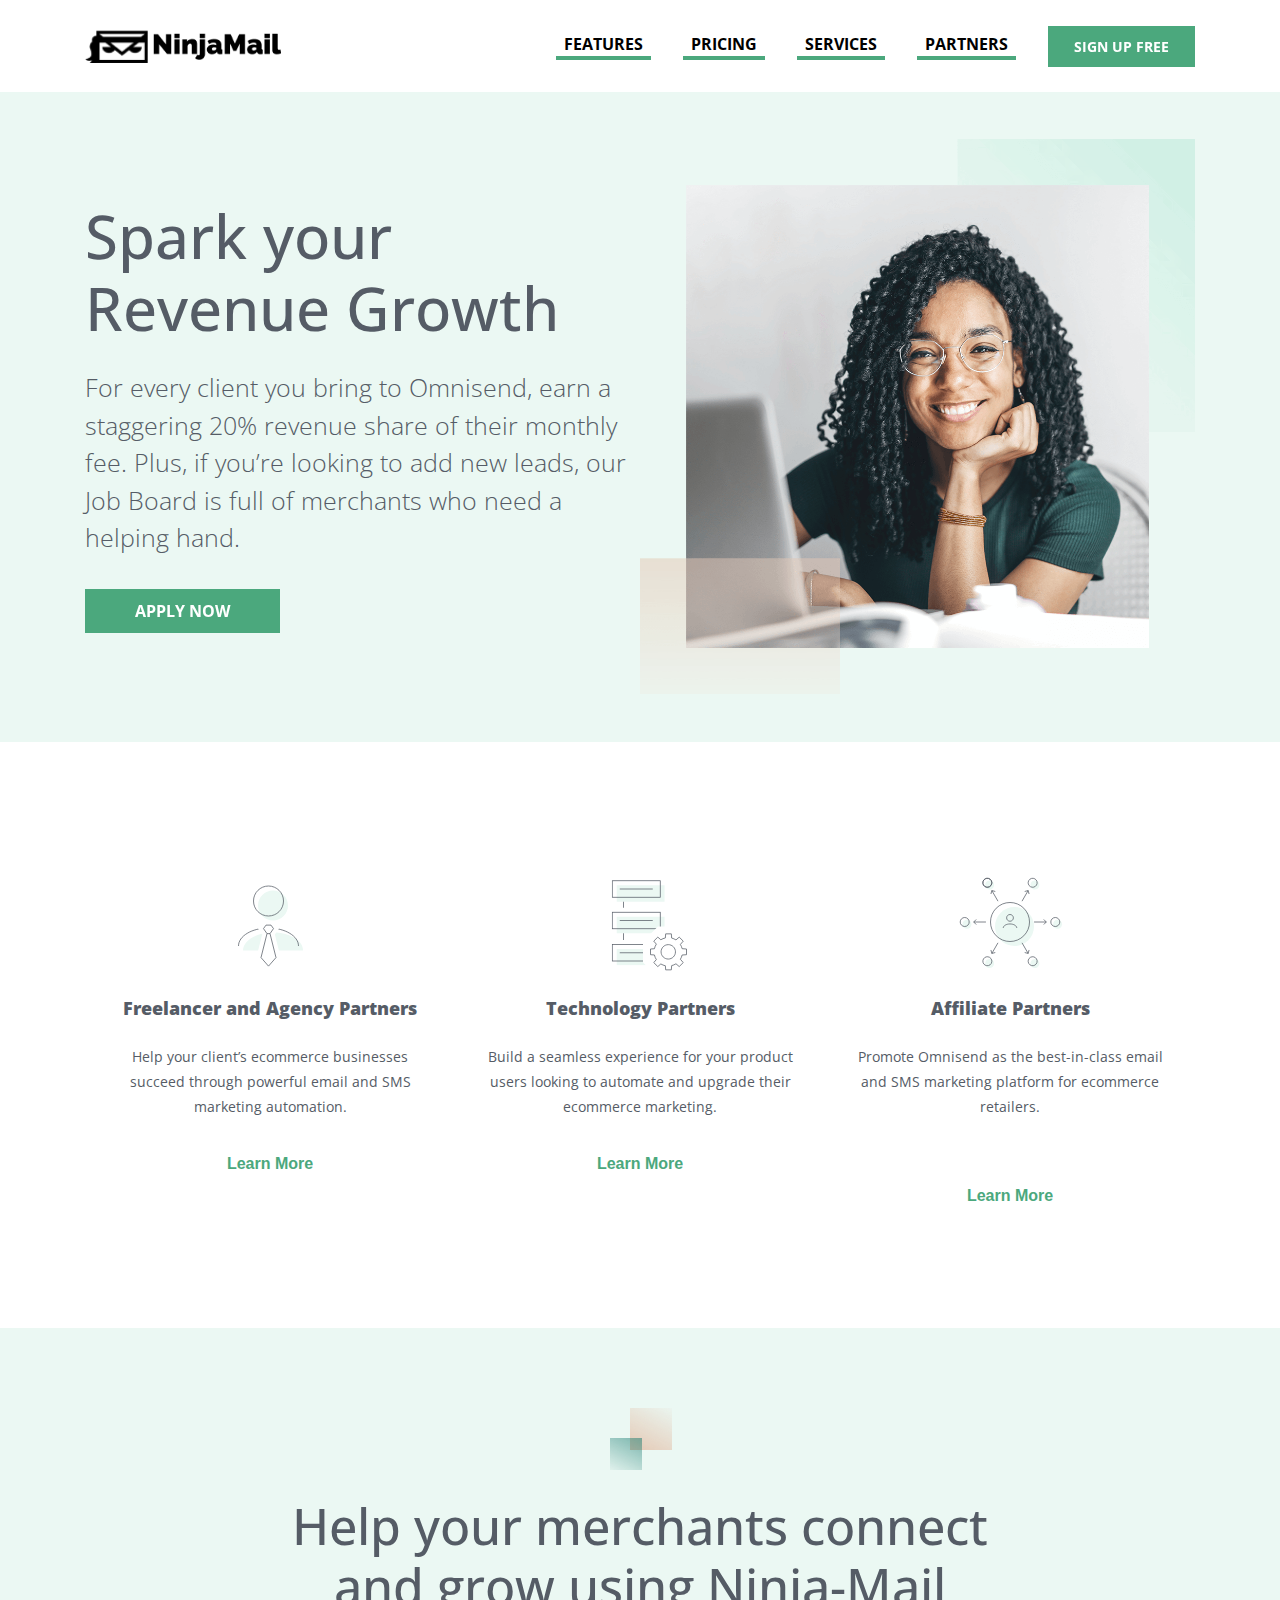
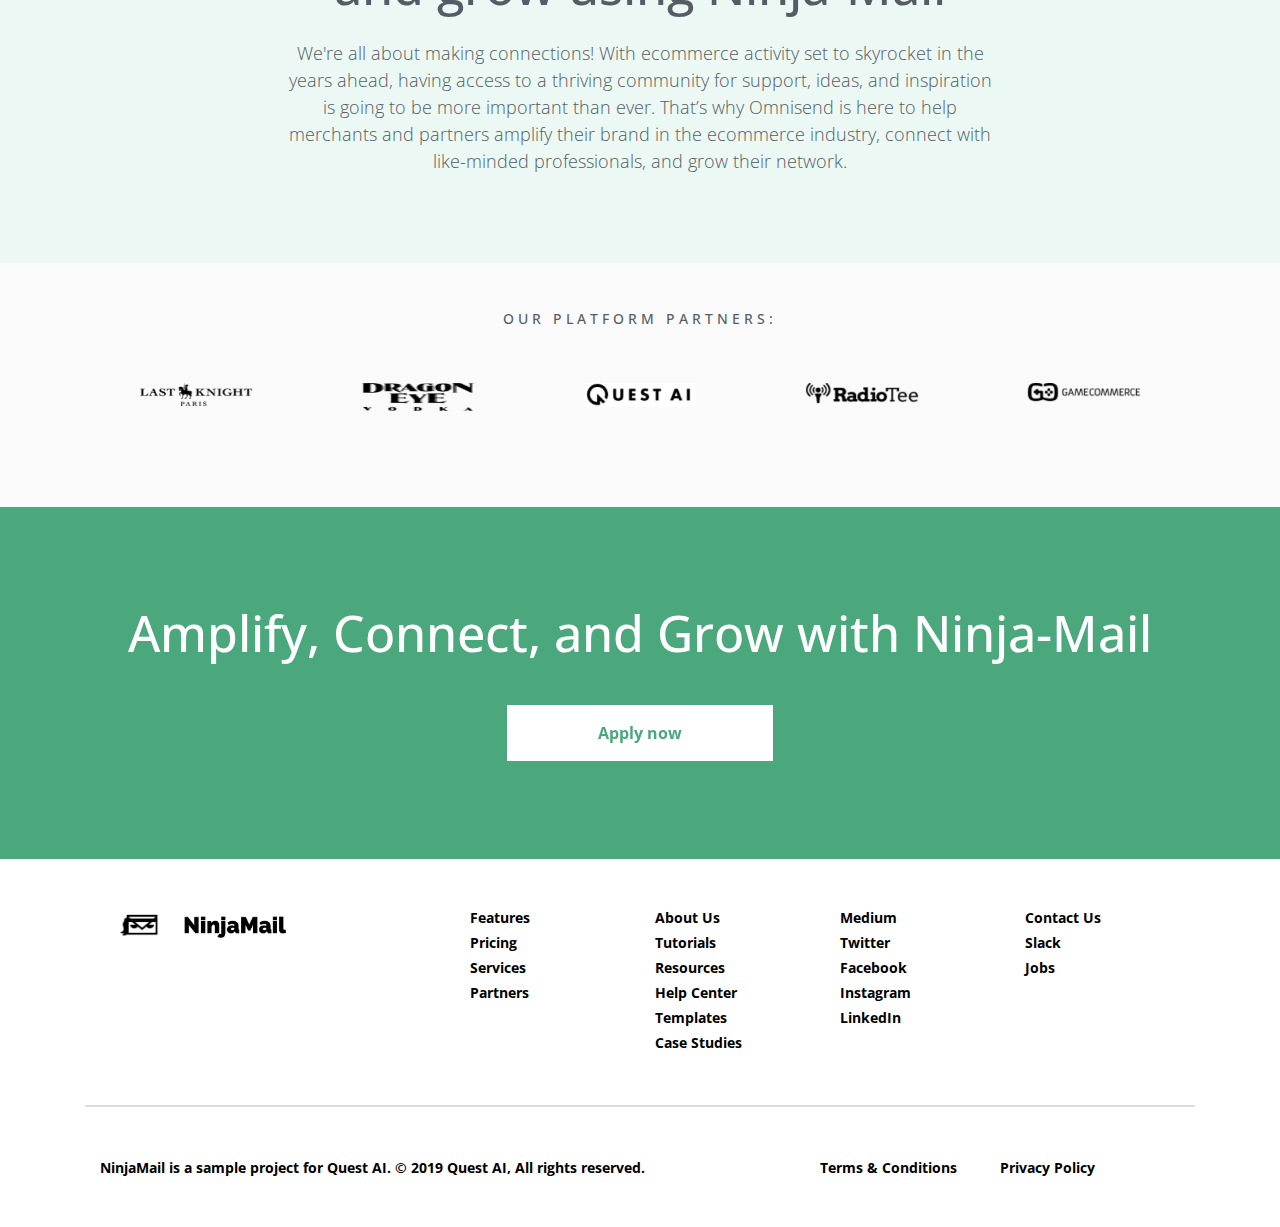
<file: partners.html>
<!DOCTYPE html>
<html>

<head>
    <title>Ninja-Mail</title>
    <meta charset="utf-8">
    <meta name="viewport" content="width=device-width, initial-scale=1">
    <link rel="stylesheet" href="https://maxcdn.bootstrapcdn.com/bootstrap/4.5.2/css/bootstrap.min.css">
    <link rel="stylesheet" href="css/owlcarousel_styles/owl.carousel.min.css">
    <link rel="stylesheet" href="css/owlcarousel_styles/owl.theme.default.min.css">
    <link rel="stylesheet" href="https://cdnjs.cloudflare.com/ajax/libs/font-awesome/4.7.0/css/font-awesome.min.css">
    <link href="https://unpkg.com/aos@2.3.1/dist/aos.css" rel="stylesheet">
    <link rel="preconnect" href="https://fonts.googleapis.com">
    <link rel="preconnect" href="https://fonts.gstatic.com" crossorigin>
    <link href="https://fonts.googleapis.com/css2?family=Open+Sans:wght@300;400;600;700;800&display=swap"
        rel="stylesheet">
    <link rel="stylesheet" href="css/index.css">
    <link rel="stylesheet" href="css/partners.css">

    <script src="https://ajax.googleapis.com/ajax/libs/jquery/3.5.1/jquery.min.js"></script>
    <script src="https://cdnjs.cloudflare.com/ajax/libs/popper.js/1.16.0/umd/popper.min.js"></script>
    <script src="https://maxcdn.bootstrapcdn.com/bootstrap/4.5.2/js/bootstrap.min.js"></script>
    <script src="https://unpkg.com/aos@2.3.1/dist/aos.js"></script>
    <script src="js/owlcarousel_js/owl.carousel.min.js"></script>
    <script src="js/main.js"></script>
</head>

<body>
    <header class="py-4">
        <div class="container">
            <div
                class="col-12 d-flex flex-wrap flex-row justify-content-between align-items-center d-block d-md-none p-0">
                <div class="col-6 p-0">
                    <a class="navbar-brand" href="#"><img src="images/logo-right.png " alt=""
                            class="img-fluid logo-left"> <img src="images/logo-left.png" alt=""
                            class="img-fluid logo-right"></a>
                </div>
                <div class="col-6 mx-auto text-center p-0">
                    <button class="navbar-toggler hvr-radial-in-1 p-0 text-center mx-auto px-2" type="button"
                        data-toggle="collapse" data-target="#collapsibleNavbar">
                        <a class="nav-link button-green text-white px-4" href="#">SIGN UP
                            FREE</a>
                    </button>
                </div>
            </div>

            <div class="d-none d-md-inline">
                <nav class="navbar navbar-expand navbar-dark p-0">
                    <a class="navbar-brand" href="#"><img src="images/logo-right.png " alt=""
                            class="img-fluid logo-left">
                        <img src="images/logo-left.png" alt="" class="img-fluid logo-right"></a>
                    <button class="navbar-toggler" type="button" data-toggle="collapse"
                        data-target="#collapsibleNavbar">
                        <span class="navbar-toggler-icon"></span>
                    </button>
                    <div class="collapse navbar-collapse" id="collapsibleNavbar">
                        <ul class="navbar-nav ml-auto d-flex flex-row flex-wrap align-items-center">
                            <li class="nav-item">
                                <a class="nav-link text-black mx-lg-3 mx-md-1 py-0" href="features.html">FEATURES</a>
                            </li>
                            <li class="nav-item">
                                <a class="nav-link text-black mx-lg-3 mx-md-1 py-0" href="pricing.html">PRICING</a>
                            </li>
                            <li class="nav-item">
                                <a class="nav-link text-black mx-lg-3 mx-md-1 py-0" href="services.html">SERVICES</a>
                            </li>
                            <li class="nav-item">
                                <a class="nav-link text-black mx-lg-3 mx-md-1 py-0" href="partners.html">PARTNERS</a>
                            </li>
                            <li class="nav-item">
                                <a class="nav-link text-black-btn ml-lg-3 p-md-0 pr-0" href="#">
                                    <!-- Button trigger modal -->
                                    <button type="button"
                                        class="p-2 px-lg-4 hvr-radial-in-1 px-3 px-md-2 banner-left-btn"
                                        data-toggle="modal" data-target="#exampleModalCenter">
                                        SIGN UP FREE
                                    </button>
                                </a>
                            </li>
                        </ul>
                    </div>
                </nav>
            </div>
        </div>
    </header>
    <section class="partners-banner py-5">
        <div class="container">
            <div class="col-12 d-flex flex-md-row flex-wrap flex-column-reverse pt-4 px-0 align-items-center">
                <div class="col-md-6 px-md-0">
                    <h2>Spark your Revenue Growth</h2>
                    <p>For every client you bring to Omnisend, earn a staggering 20% revenue share of their monthly fee.
                        Plus, if you’re looking to add new leads, our Job Board is full of merchants who need a helping
                        hand.</p>
                    <div class="col-lg-5 p-0 pt-3">
                        <button class="banner-left-btn hvr-radial-in-1 py-2 px-5">APPLY NOW </button>
                    </div>
                </div>
                <div class="col-md-6 px-md-0 ">
                    <img src="images/partners-banner.png" alt="" class="img-fluid">
                </div>
            </div>
        </div>
    </section>
    <section class="second-section py-5">
        <div class="container">
            <div class="d-md-flex flex-row flex-wrap justify-content-between col-12 py-lg-4 px-0">
                <div class="col-md-4">
                    <div class="col-12 text-center boxes mx-auto py-5 px-md-0 px-lg-2">
                        <img src="images/purson.svg" alt="" class="img-fluid">
                        <h6 class="py-3">Freelancer and Agency Partners</h6>
                        <p class="pb-lg-3">Help your client’s ecommerce businesses succeed through powerful email and SMS
                            marketing
                            automation.</p>
                        <a href="#" class="learnmore">Learn More </a>
                    </div>
                </div>
                <div class="col-md-4">
                    <div class="col-12 text-center boxes mx-auto py-5 px-md-0 px-lg-2">
                        <img src="images/settngs.svg" alt="" class="img-fluid">
                        <h6 class="py-3">Technology Partners</h6>
                        <p class="pb-3">Build a seamless experience for your product users looking to automate and
                            upgrade their ecommerce marketing.</p>
                        <a href="#" class="learnmore">Learn More </a>
                    </div>
                </div>
                <div class="col-md-4">
                    <div class="col-12 text-center boxes mx-auto py-5 px-md-0 px-lg-2">
                        <img src="images/partners.svg" alt="" class="img-fluid">
                        <h6 class="py-3">Affiliate Partners</h6>
                        <p class="pb-lg-5 pb-3">Promote Omnisend as the best-in-class email and SMS marketing platform for
                            ecommerce retailers.</p>
                        <a href="#" class="learnmore">Learn More </a>
                    </div>
                </div>
            </div>
        </div>
    </section>
    <section class="help-section py-5">
        <div class="container">
            <div class="col-md-8 mx-auto text-center py-4">
                <img src="images/just.png" alt="" class="img-fluid py-2">
                <h2 class="py-3">Help your merchants
                    connect and grow using Ninja-Mail</h2>
                <p class="">We're all about making connections! With ecommerce activity set to skyrocket in the years
                    ahead,
                    having access to a thriving community for support, ideas, and inspiration is going to be more
                    important than ever. That’s why Omnisend is here to help merchants and partners amplify their
                    brand in the ecommerce industry, connect with like-minded professionals, and grow their network.</p>
            </div>
        </div>
    </section>
    <section class="brands-section py-5 pb-3">
        <div class="container">
            <div class="col-md-5 mx-auto text-center  px-4 ">
                <h6 class="">OUR PLATFORM PARTNERS:</h6>
            </div>
            <div class="owl-carousel owl-theme brands-carousel py-5 d-none d-md-block">
                <div class="item brand-item"><img src="images/brand-1.png" alt="" class=" brand-imgs"></div>
                <div class="item brand-item"><img src="images/brand-2.png" alt="" class="brand-2 brand-imgs"></div>
                <div class="item brand-item"><img src="images/brand-3.png" alt="" class=" brand-imgs"></div>
                <div class="item brand-item"><img src="images/brand-4.png" alt="" class=" brand-imgs"></div>
                <div class="item brand-item"><img src="images/brand-5.png" alt="" class=" brand-imgs"></div>
                <div class="item brand-item"><img src="images/brand-1.png" alt="" class=" brand-imgs"></div>
                <div class="item brand-item"><img src="images/brand-2.png" alt="" class="brand-2 brand-imgs"></div>
                <div class="item brand-item"><img src="images/brand-3.png" alt="" class=" brand-imgs"></div>
                <div class="item brand-item"><img src="images/brand-4.png" alt="" class=" brand-imgs"></div>
                <div class="item brand-item"><img src="images/brand-5.png" alt="" class=" brand-imgs"></div>
            </div>
            <div class="d-inline d-md-none pt-5">
                <div class="col-12 d-flex flex-row flext-wrap justify-content-between py-3">
                    <div class="col-6 ">
                        <img src="images/brand-1.png" alt="" class=" brand-imgs">
                    </div>
                    <div class="col-6 ">
                        <img src="images/brand-2.png" alt="" class="brand-2 brand-imgs">
                    </div>
                </div>
                <div class="col-12 d-flex flex-row flext-wrap justify-content-between py-3">
                    <div class="col-6 ">
                        <img src="images/brand-3.png" alt="" class=" brand-imgs">
                    </div>
                    <div class="col-6 ">
                        <img src="images/brand-4.png" alt="" class=" brand-imgs">
                    </div>
                </div>
                <div class="col-12 py-3 mx-auto text-center">
                    <img src="images/brand-5.png" alt="" class=" brand-imgs">
                </div>
            </div>
        </div>
    </section>
    <section class="contact py-5">
        <div class="container">
            <div class="text-center mx-auto col-12 py-5">
                <h1 class="pb-2 text-white">Amplify, Connect, and Grow with Ninja-Mail</h1>
                <div class="col-md-3 pt-4 text-center mx-auto p-0">
                    <button class="banner-right-btn hvr-radial-in w-100 py-3 ">Apply now</button>
                </div>
            </div>
        </div>
    </section>
    <footer class="">
        <div class="container">
            <div
                class="footer-box col-12 d-md-flex flex-md-row flex-md-wrap justify-content-md-between px-0 py-5 d-none d-md-block">
                <div class="col-md-4 ">
                    <a href="#">
                        <img src="images/footer-logo.png" alt="" class="footer-logo-1">
                        <img src="images/logo-left.png" alt="" class="footer-logo">
                    </a>
                </div>
                <div class="col-md-2 d-flex flex-column flex-wrap">
                    <a href="#">Features</a>
                    <a href="#">Pricing</a>
                    <a href="#">Services</a>
                    <a href="#">Partners</a>
                </div>
                <div class="col-md-2 d-flex flex-column flex-wrap">
                    <a href="#"> About Us</a>
                    <a href="#"> Tutorials</a>
                    <a href="#"> Resources</a>
                    <a href="#"> Help Center</a>
                    <a href="#"> Templates</a>
                    <a href="#"> Case Studies</a>
                </div>
                <div class="col-md-2 d-flex flex-column flex-wrap">
                    <a href="#"> Medium</a>
                    <a href="#"> Twitter</a>
                    <a href="#"> Facebook</a>
                    <a href="#"> Instagram</a>
                    <a href="#"> LinkedIn</a>
                </div>
                <div class="col-md-2 d-flex flex-column flex-wrap">
                    <a href="#"> Contact Us</a>
                    <a href="#"> Slack</a>
                    <a href="#"> Jobs</a>
                </div>
            </div>
            <div class="d-block d-md-none">
                <div class="footer-box d-flex flex-wrap flex-row justify-content-between py-4">
                    <div class="col-12 py-3 px-0">
                        <a href="#">
                            <img src="images/footer-logo.png" alt="" class="footer-logo-1">
                            <img src="images/logo-left.png" alt="" class="footer-logo">
                        </a>
                    </div>
                    <div class="col-12 d-flex flex-wrap flex-wrap justify-content-between">
                        <div class="col-6 d-flex flex-column flex-wrap px-0">
                            <a href="#">Features</a>
                            <a href="#">Pricing</a>
                            <a href="#">Services</a>
                            <a href="#">Partners</a>
                            <a href="#"> About Us</a>
                            <a href="#"> Tutorials</a>
                            <a href="#"> Resources</a>
                            <a href="#"> Help Center</a>
                            <a href="#"> Templates</a>
                            <a href="#"> Case Studies</a>
                        </div>
                        <div class="col-6 d-flex flex-column flex-wrap px-0">
                            <a href="#"> Medium</a>
                            <a href="#"> Twitter</a>
                            <a href="#"> Facebook</a>
                            <a href="#"> Instagram</a>
                            <a href="#"> LinkedIn</a>
                            <a href="#"> Contact Us</a>
                            <a href="#"> Slack</a>
                            <a href="#"> Jobs</a>
                        </div>
                    </div>
                </div>
            </div>
        </div>
    </footer>
    <section class="py-5">
        <div class="container">
            <div class="col-12 footer-box-2 d-flex flex-wrap flex-row justify-content-between">
                <div class="col-md-8 p-0">
                    <a href="#">NinjaMail is a sample project for Quest AI. © 2019 Quest AI, All rights reserved.</a>
                </div>
                <div class="col-md-4  p-0">
                    <div class="col-md-12 d-flex flex-wrap flex-row p-0 py-4 py-md-0">
                        <div class="col-md-6 p-0">
                            <a href="#">Terms & Conditions</a>
                        </div>
                        <div class="col-md-6 p-0">
                            <a href="#">Privacy Policy</a>
                        </div>
                    </div>
                </div>
            </div>
        </div>
    </section>
</body>

</html>
</file>
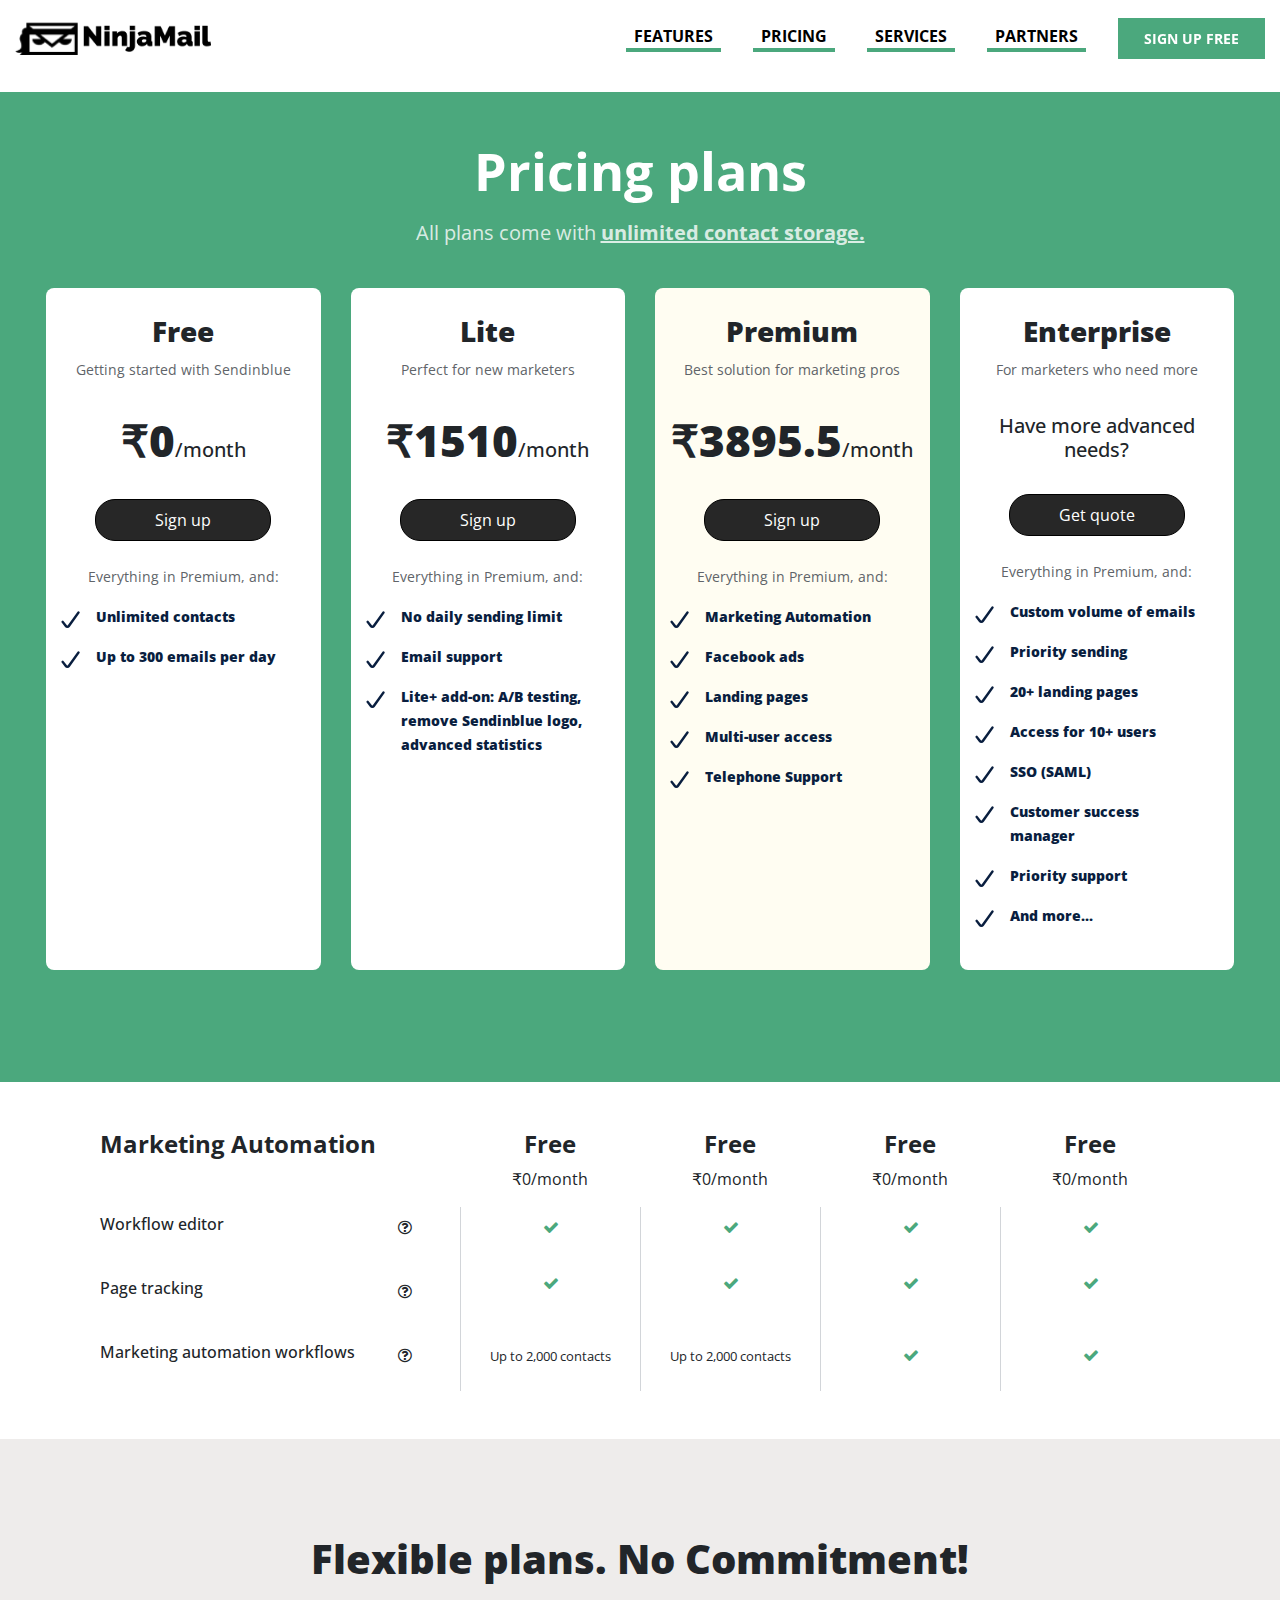
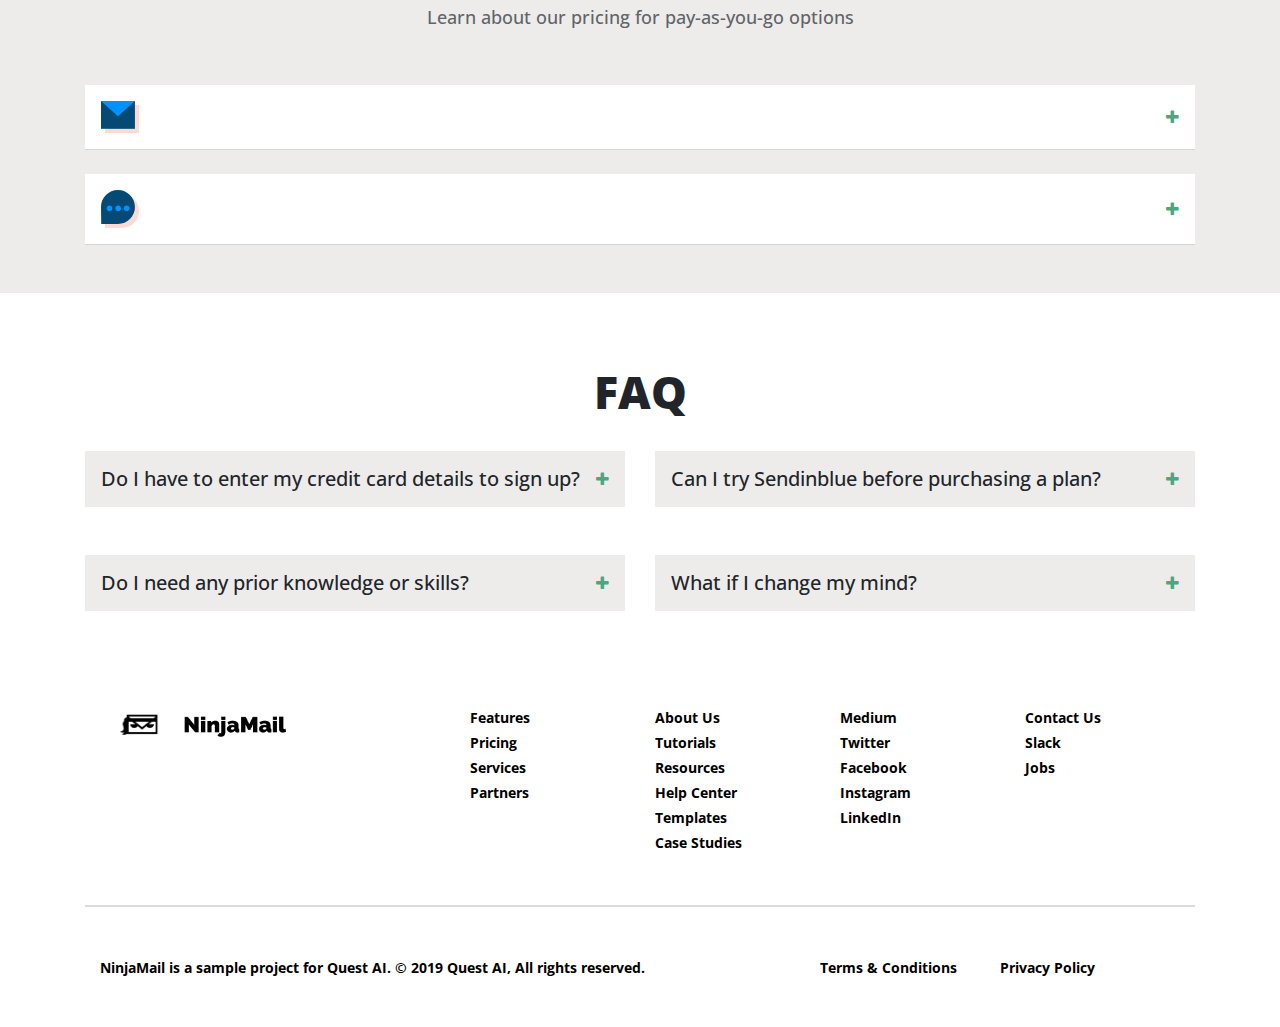
<file: pricing.html>
<!DOCTYPE html>
<html>

<head>
    <title>Ninja-Mail</title>
    <meta charset="utf-8">
    <meta name="viewport" content="width=device-width, initial-scale=1">
    <link rel="stylesheet" href="https://maxcdn.bootstrapcdn.com/bootstrap/4.5.2/css/bootstrap.min.css">
    <link rel="stylesheet" href="css/owlcarousel_styles/owl.carousel.min.css">
    <link rel="stylesheet" href="css/owlcarousel_styles/owl.theme.default.min.css">
    <link rel="stylesheet" href="https://cdnjs.cloudflare.com/ajax/libs/font-awesome/4.7.0/css/font-awesome.min.css">
    <link href="https://unpkg.com/aos@2.3.1/dist/aos.css" rel="stylesheet">
    <link rel="preconnect" href="https://fonts.googleapis.com">
    <link rel="preconnect" href="https://fonts.gstatic.com" crossorigin>
    <link href="https://fonts.googleapis.com/css2?family=Open+Sans:wght@300;400;600;700;800&display=swap"
        rel="stylesheet">
    <link rel="stylesheet" href="css/index.css">
    <link rel="stylesheet" href="css/pricing.css">

    <script src="https://ajax.googleapis.com/ajax/libs/jquery/3.5.1/jquery.min.js"></script>
    <script src="https://cdnjs.cloudflare.com/ajax/libs/popper.js/1.16.0/umd/popper.min.js"></script>
    <script src="https://maxcdn.bootstrapcdn.com/bootstrap/4.5.2/js/bootstrap.min.js"></script>
    <script src="https://unpkg.com/aos@2.3.1/dist/aos.js"></script>
    <script src="js/owlcarousel_js/owl.carousel.min.js"></script>
    <script src="js/main.js"></script>
</head>

<body>
    <header class="pmd-4 py-3 pricing-header ">
        <div class="container-fluid">
            <div
                class="col-12 d-flex flex-wrap flex-row justify-content-between align-items-center d-block d-md-none p-0">
                <div class="col-6 p-0">
                    <a class="navbar-brand" href="#"><img src="images/logo-right.png " alt=""
                            class="img-fluid logo-left"> <img src="images/logo-left.png" alt=""
                            class="img-fluid logo-right"></a>
                </div>
                <div class="col-6 mx-auto text-center p-0">
                    <button class="navbar-toggler hvr-radial-in-1 p-0 text-center mx-auto px-2" type="button"
                        data-toggle="collapse" data-target="#collapsibleNavbar">
                        <a class="nav-link button-green text-white px-4" href="#">SIGN UP
                            FREE</a>
                    </button>
                </div>
            </div>

            <div class="d-none d-md-inline">
                <nav class="navbar navbar-expand navbar-dark p-0">
                    <a class="navbar-brand" href="#"><img src="images/logo-right.png " alt=""
                            class="img-fluid logo-left">
                        <img src="images/logo-left.png" alt="" class="img-fluid logo-right"></a>
                    <button class="navbar-toggler" type="button" data-toggle="collapse"
                        data-target="#collapsibleNavbar">
                        <span class="navbar-toggler-icon"></span>
                    </button>
                    <div class="collapse navbar-collapse" id="collapsibleNavbar">
                        <ul class="navbar-nav ml-auto d-flex flex-row flex-wrap align-items-center">
                            <li class="nav-item">
                                <a class="nav-link text-black mx-lg-3 mx-md-1 py-0" href="features.html">FEATURES</a>
                            </li>
                            <li class="nav-item">
                                <a class="nav-link text-black mx-lg-3 mx-md-1 py-0" href="pricing.html">PRICING</a>
                            </li>
                            <li class="nav-item">
                                <a class="nav-link text-black mx-lg-3 mx-md-1 py-0" href="services.html">SERVICES</a>
                            </li>
                            <li class="nav-item">
                                <a class="nav-link text-black mx-lg-3 mx-md-1 py-0" href="partners.html">PARTNERS</a>
                            </li>
                            <li class="nav-item">
                                <a class="nav-link text-black-btn ml-lg-3 p-md-0 pr-0" href="#">
                                    <button class=" p-2 px-lg-4 hvr-radial-in-1 px-3 px-md-2 banner-left-btn">
                                        SIGN UP FREE
                                    </button>
                                </a>
                            </li>
                        </ul>
                    </div>
                </nav>
            </div>
        </div>
    </header>
    <section class="pricing-banner py-5">
        <div class="container-fluid">
            <div class="col-md-12 mx-auto text-center">
                <h1 class="text-white">Pricing plans</h1>
                <p class="py-2">All plans come with <u><b> unlimited contact storage.</b></u></p>
            </div>
            <div class="col-md-12 d-md-flex flex-md-row flex-md-wrap justify-content-between align-items-center  p-3">
                <div class="col-lg-3 col-md-6 ">
                    <div class="pricing-boxs mb-5 col-12 text-center py-4  px-0">
                        <h3 class="h3-1">Free</h3>
                        <p>Getting started with Sendinblue</p>
                        <div
                            class="price pt-3 col-12 d-flex flex-row  flex-wrap align-items-baseline justify-content-center text-center">
                            <h2> ₹0</h2>
                            <h5>/month</h5>
                        </div>
                        <div class="col-9 py-4 text-center mx-auto">
                            <button class="sig-btn p-2 w-100">
                                Sign up
                            </button>
                        </div>
                        <p class="every">Everything in Premium, and:</p>
                        <div class="col-12 d-flex flex-row flex-wrap justify-content-between">
                            <div class="col-1 p-0">
                                <img src="images/check.svg" alt="">
                            </div>
                            <div class="col-11 ">
                                <p class="custom">Unlimited contacts</p>
                            </div>
                            <div class="col-1 p-0">
                                <img src="images/check.svg" alt="">
                            </div>
                            <div class="col-11 ">
                                <p class="custom">Up to 300 emails per day</p>
                            </div>
                        </div>
                        <div class="padding-box"></div>
                    </div>
                </div>
                <div class="col-lg-3 col-md-6 ">
                    <div class="pricing-boxs mb-5 col-12 text-center py-4 px-0">
                        <h3 class="h3-2">Lite</h3>
                        <p>Perfect for new marketers</p>
                        <div
                            class="price pt-3 col-12 d-flex flex-row  flex-wrap align-items-baseline justify-content-center text-center">
                            <h2> ₹1510</h2>
                            <h5>/month</h5>
                        </div>
                        <div class="col-9 py-4 text-center mx-auto">
                            <button class="sig-btn p-2 w-100">
                                Sign up
                            </button>
                        </div>
                        <p class="every">Everything in Premium, and:</p>
                        <div class="col-12 d-flex flex-row flex-wrap justify-content-between">
                            <div class="col-1 p-0">
                                <img src="images/check.svg" alt="">
                            </div>
                            <div class="col-11 ">
                                <p class="custom">No daily sending limit</p>
                            </div>
                            <div class="col-1 p-0">
                                <img src="images/check.svg" alt="">
                            </div>
                            <div class="col-11 ">
                                <p class="custom">Email support</p>
                            </div>
                            <div class="col-1 p-0">
                                <img src="images/check.svg" alt="">
                            </div>
                            <div class="col-11 ">
                                <p class="custom">Lite+ add-on: A/B testing, remove Sendinblue logo, advanced statistics
                                </p>
                            </div>
                        </div>
                    </div>
                </div>

                <div class="col-lg-3 col-md-6 ">
                    <div class="pricing-boxs mb-5 pricing-3 col-12 text-center py-4 px-0">
                        <h3 class="h3-3">Premium</h3>
                        <p>Best solution for marketing pros</p>
                        <div
                            class="price pt-3 col-12 d-flex flex-row  flex-wrap align-items-baseline justify-content-center text-center">
                            <h2> ₹3895.5</h2>
                            <h5>/month</h5>
                        </div>
                        <div class="col-9 py-4 text-center mx-auto">
                            <button class="sig-btn p-2 w-100">
                                Sign up
                            </button>
                        </div>
                        <p class="every">Everything in Premium, and:</p>
                        <div class="col-12 d-flex flex-row flex-wrap justify-content-between">
                            <div class="col-1 p-0">
                                <img src="images/check.svg" alt="">
                            </div>
                            <div class="col-11 ">
                                <p class="custom">Marketing Automation</p>
                            </div>
                            <div class="col-1 p-0">
                                <img src="images/check.svg" alt="">
                            </div>
                            <div class="col-11 ">
                                <p class="custom">Facebook ads</p>
                            </div>
                            <div class="col-1 p-0">
                                <img src="images/check.svg" alt="">
                            </div>
                            <div class="col-11 ">
                                <p class="custom">Landing pages</p>
                            </div>
                            <div class="col-1 p-0">
                                <img src="images/check.svg" alt="">
                            </div>
                            <div class="col-11 ">
                                <p class="custom">Multi-user access</p>
                            </div>
                            <div class="col-1 p-0">
                                <img src="images/check.svg" alt="">
                            </div>
                            <div class="col-11 ">
                                <p class="custom">Telephone Support</p>
                            </div>
                        </div>
                    </div>
                </div>
                <div class="col-lg-3 col-md-6 ">
                    <div class="pricing-boxs mb-5 col-12 text-center py-4 px-0">
                        <h3 class="h3-4">Enterprise</h3>
                        <p>For marketers who need more</p>
                        <div
                            class="price pt-3 col-12 d-flex flex-row  flex-wrap align-items-baseline justify-content-center text-center">
                            <h5>Have more advanced needs?</h5>
                        </div>
                        <div class="col-9 py-4 text-center mx-auto">
                            <button class="sig-btn p-2 w-100">
                                Get quote
                            </button>
                        </div>
                        <p class="every">Everything in Premium, and:</p>
                        <div class="col-12 d-flex flex-row flex-wrap justify-content-between">
                            <div class="col-1 p-0">
                                <img src="images/check.svg" alt="">
                            </div>
                            <div class="col-11 ">
                                <p class="custom">Custom volume of emails</p>
                            </div>
                            <div class="col-1 p-0">
                                <img src="images/check.svg" alt="">
                            </div>
                            <div class="col-11 ">
                                <p class="custom">Priority sending</p>
                            </div>
                            <div class="col-1 p-0">
                                <img src="images/check.svg" alt="">
                            </div>
                            <div class="col-11 ">
                                <p class="custom">20+ landing pages</p>
                            </div>
                            <div class="col-1 p-0">
                                <img src="images/check.svg" alt="">
                            </div>
                            <div class="col-11 ">
                                <p class="custom">Access for 10+ users</p>
                            </div>
                            <div class="col-1 p-0">
                                <img src="images/check.svg" alt="">
                            </div>
                            <div class="col-11 ">
                                <p class="custom">SSO (SAML)</p>
                            </div>
                            <div class="col-1 p-0">
                                <img src="images/check.svg" alt="">
                            </div>
                            <div class="col-11 ">
                                <p class="custom">Customer success manager</p>
                            </div>
                            <div class="col-1 p-0">
                                <img src="images/check.svg" alt="">
                            </div>
                            <div class="col-11 ">
                                <p class="custom">Priority support</p>
                            </div>
                            <div class="col-1 p-0">
                                <img src="images/check.svg" alt="">
                            </div>
                            <div class="col-11 ">
                                <p class="custom">And more...</p>
                            </div>
                        </div>
                    </div>
                </div>
            </div>
        </div>
    </section>
    <section class="cell-section py-5">
        <div class="container">
            <div class="col-12 d-flex flex-row flex-wrap justify-content-between ">
                <div class="col-md-4 p-0">
                    <h4>Marketing Automation</h4>
                    <div class="col-12 d-flex flex-row flex-wrap justify-content-between p-0 pt-5">
                        <h6>Workflow editor</h6>
                        <p class="pr-5"><i class="fa fa-question-circle-o"></i></p>
                    </div>
                    <div class="col-12 d-flex flex-row flex-wrap justify-content-between p-0 pt-4 ">
                        <h6>Page tracking</h6>
                        <p class="pr-5"><i class="fa fa-question-circle-o"></i></p>
                    </div>
                    <div class="col-12 d-flex flex-row flex-wrap justify-content-between p-0 pt-4">
                        <h6>Marketing automation workflows</h6>
                        <p class="pr-5"><i class="fa fa-question-circle-o"></i></p>
                    </div>
                </div>
                <div class="col-md-2 text-center mx-auto p-0 ">
                    <h4>Free</h4>
                    <p>₹0/month</p>
                    <div class="cell col-12 text-center mx-auto">
                        <div class="col-12 py-2">
                            <i class="fa fa-check"></i>
                        </div>
                        <div class="col-12 py-4">
                            <i class="fa fa-check"></i>
                        </div>
                        <div class="col-12 py-4 px-0">
                            <small>Up to 2,000 contacts</small>
                        </div>
                    </div>
                </div>
                <div class="col-md-2 text-center mx-auto p-0">
                    <h4>Free</h4>
                    <p>₹0/month</p>
                    <div class="cell col-12 text-center mx-auto">
                        <div class="col-12 py-2">
                            <i class="fa fa-check"></i>
                        </div>
                        <div class="col-12 py-4">
                            <i class="fa fa-check"></i>
                        </div>
                        <div class="col-12 py-4 px-0">
                            <small>Up to 2,000 contacts</small>
                        </div>
                    </div>
                </div>
                <div class="col-md-2 text-center mx-auto p-0">
                    <h4>Free</h4>
                    <p>₹0/month</p>
                    <div class="cell col-12 text-center mx-auto">
                        <div class="col-12 py-2">
                            <i class="fa fa-check"></i>
                        </div>
                        <div class="col-12 py-4">
                            <i class="fa fa-check"></i>
                        </div>
                        <div class="col-12 py-4">
                            <i class="fa fa-check"></i>
                        </div>
                    </div>
                </div>
                <div class="col-md-2 text-center mx-auto p-0">
                    <h4>Free</h4>
                    <p>₹0/month</p>
                    <div class="cell col-12 text-center mx-auto">
                        <div class="col-12 py-2">
                            <i class="fa fa-check"></i>
                        </div>
                        <div class="col-12 py-4">
                            <i class="fa fa-check"></i>
                        </div>
                        <div class="col-12 py-4">
                            <i class="fa fa-check"></i>
                        </div>
                    </div>
                </div>
            </div>
        </div>
    </section>
    <section class="email-sms-section py-5">
        <div class="container">
            <div class="col-12 text-center mx-auto py-5">
                <h1>Flexible plans. No Commitment!</h1>
                <h6 class="pt-3">Learn about our pricing for pay-as-you-go options</h6>
            </div>
            <div class="col-12 click d-flex flex-row flex-wrap justify-content-between align-items-center bg-white p-3">
                <img src="images/email.svg" alt="">
                <i class="fa fa-plus" aria-hidden="true"></i>
            </div>
            <div class="hid col-12 bg-white text-center mx-auto py-5">
                <h2>Pre-paid email credits</h2>
                <p class="pt-2">Purchase email credits to be used outside of your regular plan volume. No expiration
                    date.</p>
                <h2 class="pt-3">₹2,424.00</h2>
                <p>No expiration date</p>
                <button class="banner-left-btn hid-btn hvr-radial-in-1 py-2 px-4">Sign Up</button>
            </div>
            <div
                class="col-12 mt-4 click-2 d-flex flex-row flex-wrap justify-content-between align-items-center bg-white p-3">
                <img src="images/Chat.svg" alt="">
                <i class="fa fa-plus" aria-hidden="true"></i>
            </div>
            <div class="hid-2 col-12 bg-white text-center mx-auto py-5">
                <h2>Pre-paid SMS credits</h2>
                <p class="pt-2">Purchase email credits to be used outside of your regular plan volume. No expiration
                    date.</p>
                <h2 class="pt-3">8.70€</h2>
                <p>No expiration date</p>
                <button class="banner-left-btn hid-btn hvr-radial-in-1 py-2 px-4">Sign Up</button>
            </div>
        </div>
    </section>
    <section class="faq-section py-5">
        <div class="container">
            <div class="col-12 d-flex flex-row flex-wrap justify-content-between p-0">
                <h1 class="text-center mx-auto w-100 py-4 faq">FAQ</h1>
                <div class="col-md-6 pl-md-0 mb-4">
                    <div class="bg-lit p-3">
                        <div class="click-3 p-0 d-flex flex-row flex-wrap justify-content-between align-items-center">
                            <h5 class="m-0">Do I have to enter my credit card details to sign up?</h5>
                            <i class="fa fa-plus" aria-hidden="true"></i>
                        </div>
                        <div class="hid-3 pt-4">
                            <p>No. We only need your email address and the name of your organization, and then you will
                                be
                                able to start creating campaigns.</p>
                        </div>
                    </div>
                </div>
                <div class="col-md-6 pr-md-0">
                    <div class="bg-lit p-3">
                        <div class="click-4 p-0 d-flex flex-row flex-wrap justify-content-between align-items-center">
                            <h5 class="m-0">Can I try Sendinblue before purchasing a plan?</h5>
                            <i class="fa fa-plus" aria-hidden="true"></i>
                        </div>
                        <div class="hid-4 pt-4">
                            <p>Absolutely! When you create an account, you will automatically have a Free plan to upload
                                unlimited contacts. Once we approve your account for sending, you can start sending up
                                to 300 emails per day!</p>
                        </div>
                    </div>
                </div>
                <div class="col-md-6 pl-md-0">
                    <div class="bg-lit p-3 mt-4">
                        <div class="click-5 p-0 d-flex flex-row flex-wrap justify-content-between align-items-center">
                            <h5 class="m-0">Do I need any prior knowledge or skills?</h5>
                            <i class="fa fa-plus" aria-hidden="true"></i>
                        </div>
                        <div class="hid-5 pt-4">
                            <p>Not at all! Sendinblue is designed with simplicity in mind, so we have the tools you need
                                to easily build beautiful emails, create lists and set advanced preferences. If you ever
                                need guidance, you can take a look at our many tutorials and resources, or contact our
                                support team.</p>
                        </div>
                    </div>
                </div>
                <div class="col-md-6 pr-md-0">
                    <div class="bg-lit p-3 mt-4">
                        <div class="click-6 p-0 d-flex flex-row flex-wrap justify-content-between align-items-center">
                            <h5 class="m-0">What if I change my mind?</h5>
                            <i class="fa fa-plus" aria-hidden="true"></i>
                        </div>
                        <div class="hid-6 pt-4">
                            <p>If you change your mind, you can cancel your plan at any time directly from your account.
                                Your data will be stored if you wish to use our services again, or we can delete all of
                                your records upon your request.</p>
                        </div>
                    </div>
                </div>
            </div>
        </div>
    </section>
    <footer class="">
        <div class="container">
            <div
                class="footer-box col-12 d-md-flex flex-md-row flex-md-wrap justify-content-md-between px-0 py-5 d-none d-md-block">
                <div class="col-md-4 ">
                    <a href="#">
                        <img src="images/footer-logo.png" alt="" class="footer-logo-1">
                        <img src="images/logo-left.png" alt="" class="footer-logo">
                    </a>
                </div>
                <div class="col-md-2 d-flex flex-column flex-wrap">
                    <a href="#">Features</a>
                    <a href="#">Pricing</a>
                    <a href="#">Services</a>
                    <a href="#">Partners</a>
                </div>
                <div class="col-md-2 d-flex flex-column flex-wrap">
                    <a href="#"> About Us</a>
                    <a href="#"> Tutorials</a>
                    <a href="#"> Resources</a>
                    <a href="#"> Help Center</a>
                    <a href="#"> Templates</a>
                    <a href="#"> Case Studies</a>
                </div>
                <div class="col-md-2 d-flex flex-column flex-wrap">
                    <a href="#"> Medium</a>
                    <a href="#"> Twitter</a>
                    <a href="#"> Facebook</a>
                    <a href="#"> Instagram</a>
                    <a href="#"> LinkedIn</a>
                </div>
                <div class="col-md-2 d-flex flex-column flex-wrap">
                    <a href="#"> Contact Us</a>
                    <a href="#"> Slack</a>
                    <a href="#"> Jobs</a>
                </div>
            </div>
            <div class="d-block d-md-none">
                <div class="footer-box d-flex flex-wrap flex-row justify-content-between py-4">
                    <div class="col-12 py-3 px-0">
                        <a href="#">
                            <img src="images/footer-logo.png" alt="" class="footer-logo-1">
                            <img src="images/logo-left.png" alt="" class="footer-logo">
                        </a>
                    </div>
                    <div class="col-12 d-flex flex-wrap flex-wrap justify-content-between">
                        <div class="col-6 d-flex flex-column flex-wrap px-0">
                            <a href="#">Features</a>
                            <a href="#">Pricing</a>
                            <a href="#">Services</a>
                            <a href="#">Partners</a>
                            <a href="#"> About Us</a>
                            <a href="#"> Tutorials</a>
                            <a href="#"> Resources</a>
                            <a href="#"> Help Center</a>
                            <a href="#"> Templates</a>
                            <a href="#"> Case Studies</a>
                        </div>
                        <div class="col-6 d-flex flex-column flex-wrap px-0">
                            <a href="#"> Medium</a>
                            <a href="#"> Twitter</a>
                            <a href="#"> Facebook</a>
                            <a href="#"> Instagram</a>
                            <a href="#"> LinkedIn</a>
                            <a href="#"> Contact Us</a>
                            <a href="#"> Slack</a>
                            <a href="#"> Jobs</a>
                        </div>
                    </div>
                </div>
            </div>
        </div> 
    </footer>
    <section class="py-5">
        <div class="container">
            <div class="col-12 footer-box-2 d-flex flex-wrap flex-row justify-content-between">
                <div class="col-md-8 p-0">
                    <a href="#">NinjaMail is a sample project for Quest AI. © 2019 Quest AI, All rights reserved.</a>
                </div>
                <div class="col-md-4  p-0">
                    <div class="col-md-12 d-flex flex-wrap flex-row p-0 py-4 py-md-0">
                        <div class="col-md-6 p-0">
                            <a href="#">Terms & Conditions</a>
                        </div>
                        <div class="col-md-6 p-0">
                            <a href="#">Privacy Policy</a>
                        </div>
                    </div>
                </div>
            </div>
        </div>
    </section>
</body>

</html>
</file>
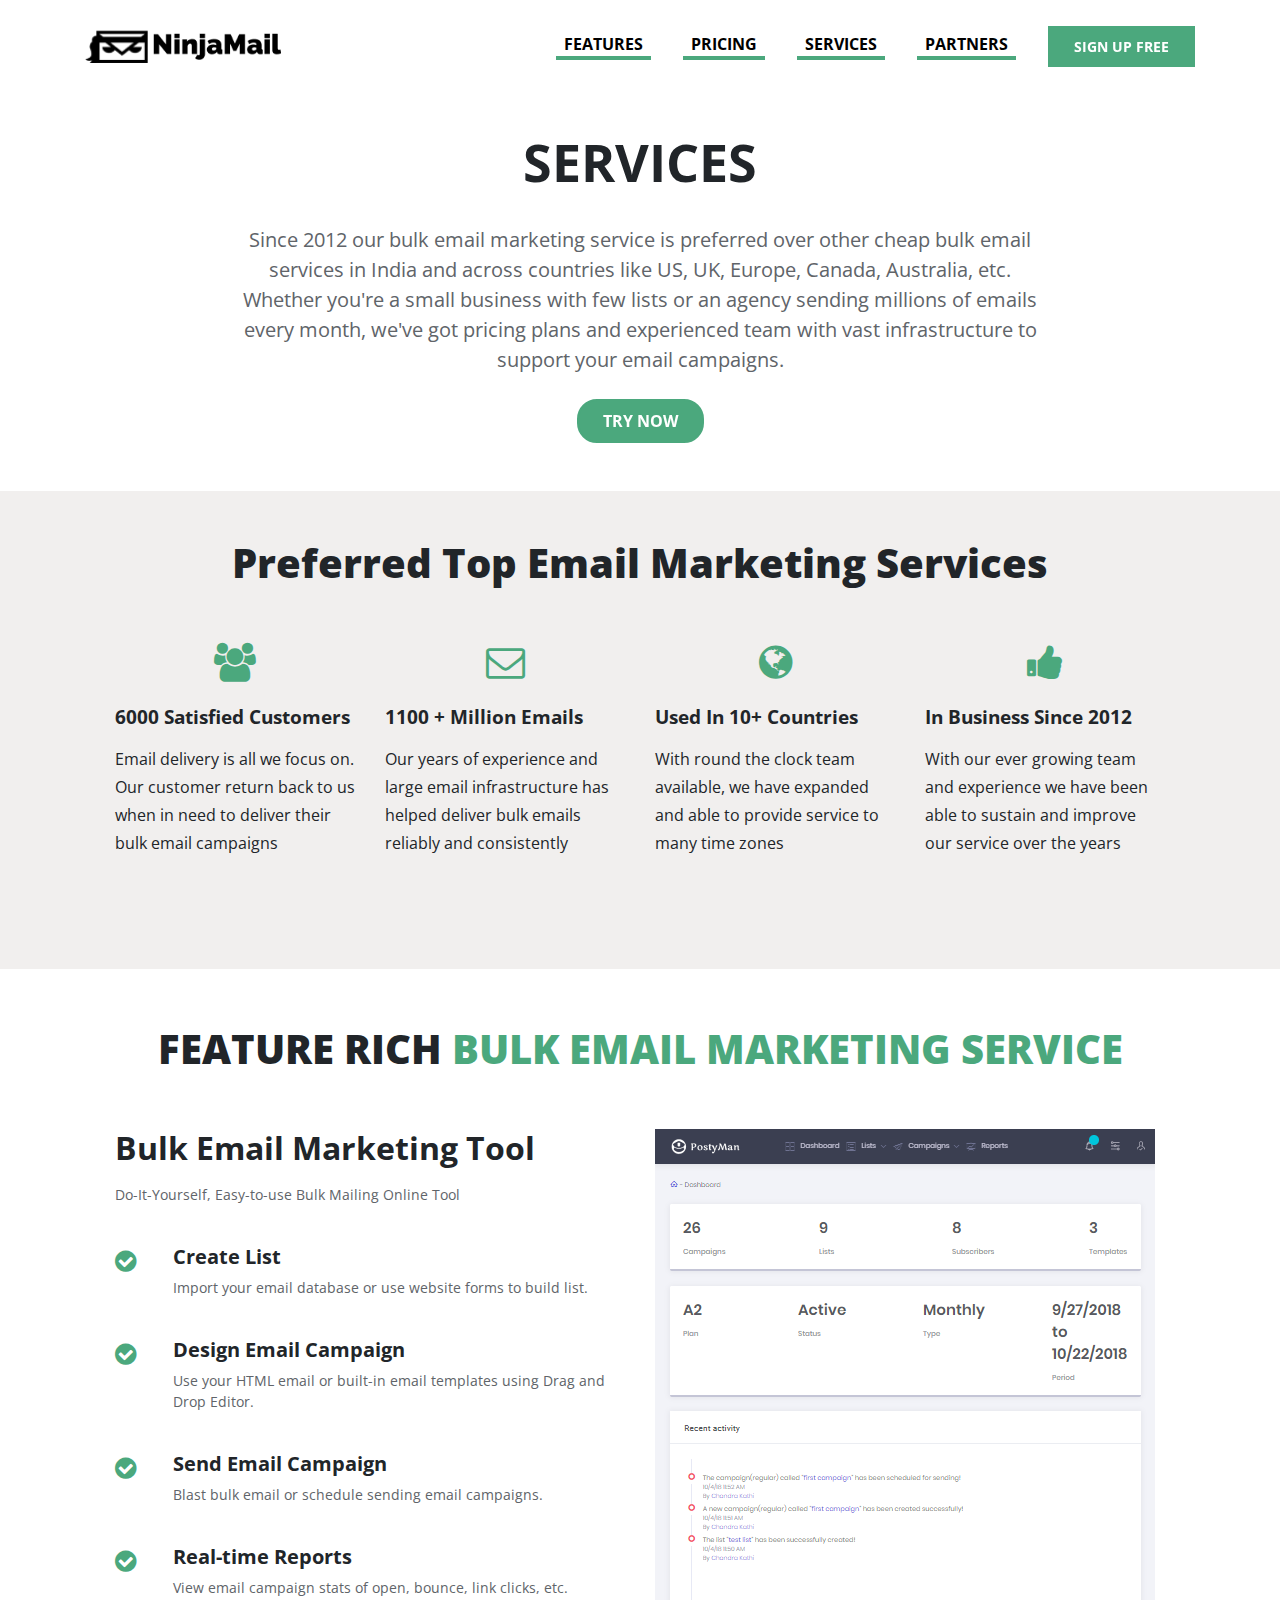
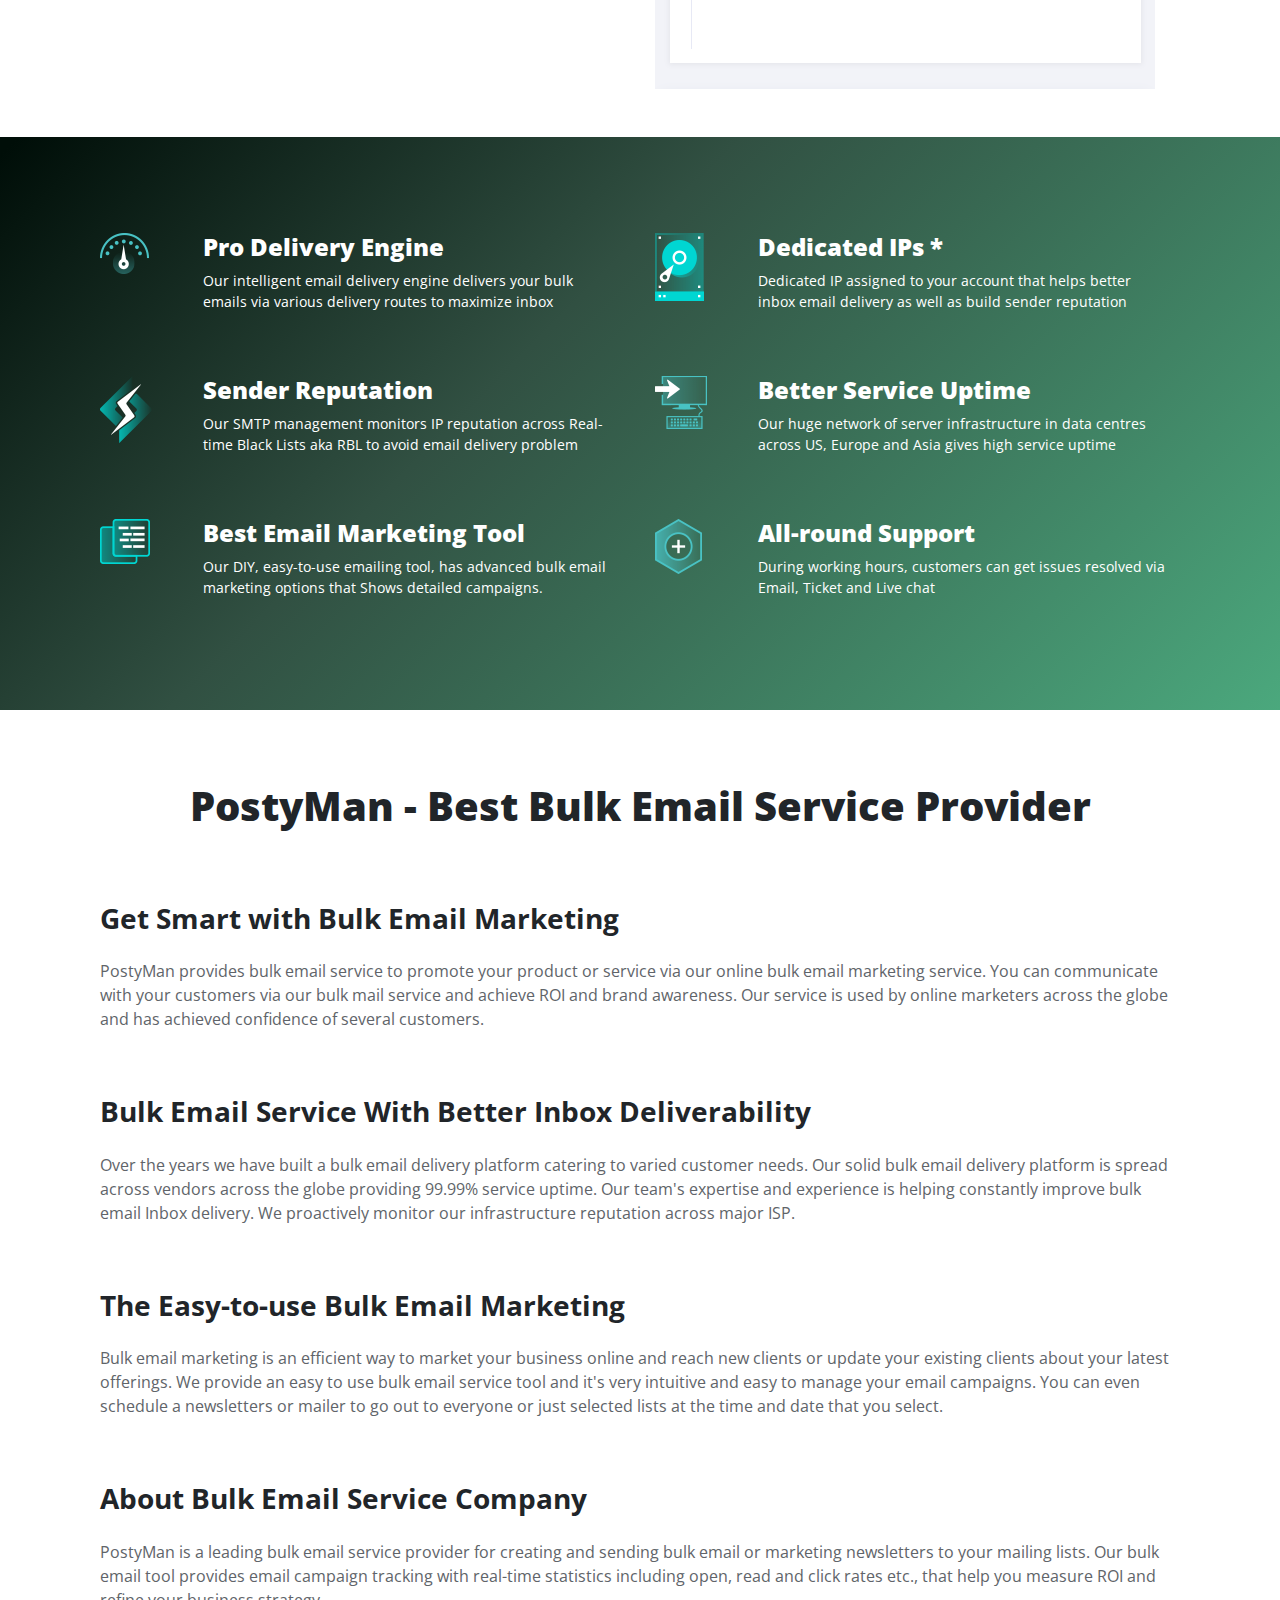
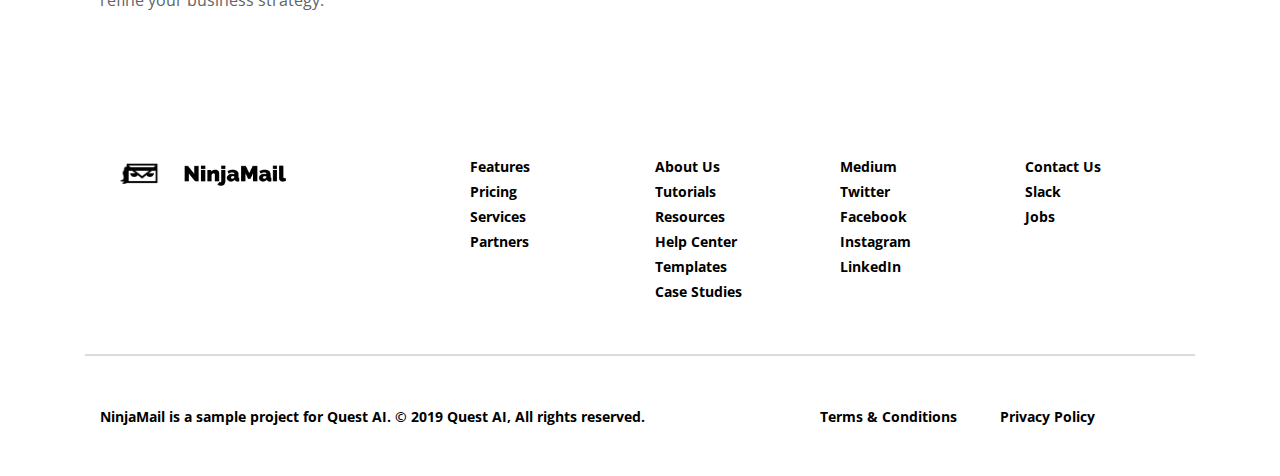
<file: services.html>
<!DOCTYPE html>
<html>

<head>
    <title>Ninja-Mail</title>
    <meta charset="utf-8">
    <meta name="viewport" content="width=device-width, initial-scale=1">
    <link rel="stylesheet" href="https://maxcdn.bootstrapcdn.com/bootstrap/4.5.2/css/bootstrap.min.css">
    <link rel="stylesheet" href="css/owlcarousel_styles/owl.carousel.min.css">
    <link rel="stylesheet" href="css/owlcarousel_styles/owl.theme.default.min.css">
    <link rel="stylesheet" href="https://cdnjs.cloudflare.com/ajax/libs/font-awesome/4.7.0/css/font-awesome.min.css">
    <link href="https://unpkg.com/aos@2.3.1/dist/aos.css" rel="stylesheet">
    <link rel="preconnect" href="https://fonts.googleapis.com">
    <link rel="preconnect" href="https://fonts.gstatic.com" crossorigin>
    <link href="https://fonts.googleapis.com/css2?family=Open+Sans:wght@300;400;600;700;800&display=swap"
        rel="stylesheet">
    <link rel="stylesheet" href="css/index.css">
    <link rel="stylesheet" href="css/services.css">

    <script src="https://ajax.googleapis.com/ajax/libs/jquery/3.5.1/jquery.min.js"></script>
    <script src="https://cdnjs.cloudflare.com/ajax/libs/popper.js/1.16.0/umd/popper.min.js"></script>
    <script src="https://maxcdn.bootstrapcdn.com/bootstrap/4.5.2/js/bootstrap.min.js"></script>
    <script src="https://unpkg.com/aos@2.3.1/dist/aos.js"></script>
    <script src="js/owlcarousel_js/owl.carousel.min.js"></script>
    <script src="js/main.js"></script>
</head>

<body>
    <header class="py-4">
        <div class="container">
            <div
                class="col-12 d-flex flex-wrap flex-row justify-content-between align-items-center d-block d-md-none p-0">
                <div class="col-6 p-0">
                    <a class="navbar-brand" href="#"><img src="images/logo-right.png " alt=""
                            class="img-fluid logo-left"> <img src="images/logo-left.png" alt=""
                            class="img-fluid logo-right"></a>
                </div>
                <div class="col-6 mx-auto text-center p-0">
                    <button class="navbar-toggler hvr-radial-in-1 p-0 text-center mx-auto px-2" type="button"
                        data-toggle="collapse" data-target="#collapsibleNavbar">
                        <a class="nav-link button-green text-white px-4" href="#">SIGN UP
                            FREE</a>
                    </button>
                </div>
            </div>

            <div class="d-none d-md-inline">
                <nav class="navbar navbar-expand navbar-dark p-0">
                    <a class="navbar-brand" href="#"><img src="images/logo-right.png " alt=""
                            class="img-fluid logo-left">
                        <img src="images/logo-left.png" alt="" class="img-fluid logo-right"></a>
                    <button class="navbar-toggler" type="button" data-toggle="collapse"
                        data-target="#collapsibleNavbar">
                        <span class="navbar-toggler-icon"></span>
                    </button>
                    <div class="collapse navbar-collapse" id="collapsibleNavbar">
                        <ul class="navbar-nav ml-auto d-flex flex-row flex-wrap align-items-center">
                            <li class="nav-item">
                                <a class="nav-link text-black mx-lg-3 mx-md-1 py-0" href="features.html">FEATURES</a>
                            </li>
                            <li class="nav-item">
                                <a class="nav-link text-black mx-lg-3 mx-md-1 py-0" href="pricing.html">PRICING</a>
                            </li>
                            <li class="nav-item">
                                <a class="nav-link text-black mx-lg-3 mx-md-1 py-0" href="services.html">SERVICES</a>
                            </li>
                            <li class="nav-item">
                                <a class="nav-link text-black mx-lg-3 mx-md-1 py-0" href="partners.html">PARTNERS</a>
                            </li>
                            <li class="nav-item">
                                <a class="nav-link text-black-btn ml-lg-3 p-md-0 pr-0" href="#">
                                    <!-- Button trigger modal -->
                                    <button type="button"
                                        class="p-2 px-lg-4 hvr-radial-in-1 px-3 px-md-2 banner-left-btn"
                                        data-toggle="modal" data-target="#exampleModalCenter">
                                        SIGN UP FREE
                                    </button>
                                </a>
                            </li>
                        </ul>
                    </div>
                </nav>
            </div>
        </div>
    </header>
    <section class="services-banner-section py-5">
        <div class="container">
            <div class="col-lg-9 d-md-flex flex-md-row flex-md-wrap justify-content-center mx-auto text-center">
                <h1 class="text-center py-3">SERVICES</h1>
                <p class="text-center py-2">Since 2012 our bulk email marketing service is preferred over other cheap
                    bulk email services in India and across countries like US, UK, Europe, Canada, Australia, etc.
                    Whether you're a small business with few lists or an agency sending millions of emails every month,
                    we've got pricing plans and experienced team with vast infrastructure to support your email
                    campaigns.</p>
                <button class="banner-left-btn hvr-radial-in-1 py-2 px-4">TRY NOW</button>
            </div>
        </div>
    </section>
    <section class="top-section py-5">
        <div class="container">
            <div class="col-12 mx-md-auto text-md-center">
                <h1>Preferred Top Email Marketing Services</h1>
            </div>
            <div class="col-12 d-flex flex-row flex-wrap justify-content-between py-5">
                <div class=" col-md-3 ">
                    <div class="col-12 mx-auto text-center">
                        <i class="fa fa-users"></i>
                    </div>
                    <div class="p-0 pt-4">
                        <h5>6000 Satisfied Customers</h5>
                        <p class="pt-2">Email delivery is all we focus on. Our customer return back to us when in need
                            to deliver their bulk email campaigns</p>
                    </div>
                </div>
                <div class=" col-md-3 ">
                    <div class="col-12 mx-auto text-center">
                        <i class="fa fa-envelope-o"></i>
                    </div>
                    <div class="p-0 pt-4">
                        <h5>1100 + Million Emails</h5>
                        <p class="pt-2">Our years of experience and large email infrastructure has helped deliver bulk
                            emails reliably and consistently</p>
                    </div>
                </div>
                <div class=" col-md-3 ">
                    <div class="col-12 mx-auto text-center">
                        <i class="fa fa-globe"></i>
                    </div>
                    <div class="p-0 pt-4">
                        <h5>Used In 10+ Countries</h5>
                        <p class="pt-2">With round the clock team available, we have expanded and able to provide
                            service to many time zones</p>
                    </div>
                </div>
                <div class=" col-md-3 ">
                    <div class="col-12 mx-auto text-center">
                        <i class="fa fa-thumbs-up"></i>
                    </div>
                    <div class="p-0 pt-4">
                        <h5>In Business Since 2012</h5>
                        <p class="pt-2">With our ever growing team and experience we have been able to sustain and
                            improve our service over the years</p>
                    </div>
                </div>
            </div>
        </div>
    </section>
    <section class="rich-section py-5">
        <div class="container">
            <div class="col-12 mx-md-auto text-md-center pt-2">
                <h1>FEATURE RICH <span> BULK EMAIL MARKETING SERVICE</span></h1>
            </div>
            <div class="col-12 d-md-flex flex-row flex-wrap pt-5">
                <div class="col-md-6">
                    <h2>Bulk Email Marketing Tool</h2>
                    <p class="py-2">Do-It-Yourself, Easy-to-use Bulk Mailing Online Tool</p>
                    <div class="d-flex flex-row flex-wrap pt-3">
                        <div class="col-1 p-0">
                            <i class="fa fa-check-circle" aria-hidden="true"></i>
                        </div>
                        <div class="col-11">
                            <h5>Create List</h5>
                            <p>Import your email database or use website forms to build list.</p>
                        </div>
                    </div>
                    <div class="d-flex flex-row flex-wrap py-4">
                        <div class="col-1 p-0">
                            <i class="fa fa-check-circle" aria-hidden="true"></i>
                        </div>
                        <div class="col-11">
                            <h5>Design Email Campaign</h5>
                            <p>Use your HTML email or built-in email templates using Drag and Drop Editor.</p>
                        </div>
                    </div>
                    <div class="d-flex flex-row flex-wrap ">
                        <div class="col-1 p-0">
                            <i class="fa fa-check-circle" aria-hidden="true"></i>
                        </div>
                        <div class="col-11">
                            <h5>Send Email Campaign</h5>
                            <p>Blast bulk email or schedule sending email campaigns.</p>
                        </div>
                    </div>
                    <div class="d-flex flex-row flex-wrap py-4">
                        <div class="col-1 p-0">
                            <i class="fa fa-check-circle" aria-hidden="true"></i>
                        </div>
                        <div class="col-11">
                            <h5>Real-time Reports</h5>
                            <p>View email campaign stats of open, bounce, link clicks, etc.</p>
                        </div>
                    </div>
                </div>
                <div class="col-md-6">
                    <img src="images/posty_dashboard.png" alt="" class="img-fluid">
                </div>
            </div>
        </div>
    </section>
    <section class="included-feature-list py-5">
        <div class="container">
            <div class="d-flex flex-wrap flex-row col-md-12 py-5 px-0">
                <div class="col-md-6 p-0">
                    <div class="d-flex flex-wrap flex-row col-md-12">
                        <div class="col-2 p-0">
                            <img src="images/included-feature-4.png" alt="" class="img-fluid">
                        </div>
                        <div class="col-10">
                            <h4>Pro Delivery Engine</h4>
                            <p>Our intelligent email delivery engine delivers your bulk emails via various delivery
                                routes to maximize inbox</p>
                        </div>
                    </div>
                    <div class="d-flex flex-wrap flex-row col-md-12 py-5">
                        <div class="col-2 p-0">
                            <img src="images/included-feature-2.png" alt="" class="img-fluid">
                        </div>
                        <div class="col-10">
                            <h4>Sender Reputation</h4>
                            <p>Our SMTP management monitors IP reputation across Real-time Black Lists aka RBL to avoid
                                email delivery problem</p>
                        </div>
                    </div>
                    <div class="d-flex flex-wrap flex-row col-md-12">
                        <div class="col-2 p-0">
                            <img src="images/included-feature-3.png" alt="" class="img-fluid">
                        </div>
                        <div class="col-10">
                            <h4>Best Email Marketing Tool</h4>
                            <p>Our DIY, easy-to-use emailing tool, has advanced bulk email marketing options that Shows
                                detailed campaigns.</p>
                        </div>
                    </div>
                </div>
                <div class="col-md-6 p-0">
                    <div class="d-flex flex-wrap flex-row col-md-12">
                        <div class="col-2 p-0">
                            <img src="images/included-feature-1.png" alt="" class="img-fluid">
                        </div>
                        <div class="col-10">
                            <h4>Dedicated IPs *</h4>
                            <p>Dedicated IP assigned to your account that helps better inbox email delivery as well as
                                build sender reputation</p>
                        </div>
                    </div>
                    <div class="d-flex flex-wrap flex-row col-md-12 py-5">
                        <div class="col-2 p-0">
                            <img src="images/included-feature-5.png" alt="" class="img-fluid">
                        </div>
                        <div class="col-10">
                            <h4>Better Service Uptime</h4>
                            <p>Our huge network of server infrastructure in data centres across US, Europe and Asia
                                gives high service uptime</p>
                        </div>
                    </div>
                    <div class="d-flex flex-wrap flex-row col-md-12">
                        <div class="col-2 p-0">
                            <img src="images/included-feature-6.png" alt="" class="img-fluid">
                        </div>
                        <div class="col-10">
                            <h4>All-round Support</h4>
                            <p>During working hours, customers can get issues resolved via Email, Ticket and Live chat
                            </p>
                        </div>
                    </div>
                </div>
            </div>
        </div>
    </section>
    <section class="PostyMan-section py-5">
        <div class="container">
            <div class="col-12 mx-md-auto text-md-center pt-4 pb-5">
                <h1>PostyMan - Best Bulk Email Service Provider</h1>
            </div>
            <div class="col-12 py-3">
                <h3>Get Smart with Bulk Email Marketing</h3>
                <p class="py-3">PostyMan provides bulk email service to promote your product or service via our online
                    bulk email
                    marketing service. You can communicate with your customers via our bulk mail service and achieve ROI
                    and brand awareness. Our service is used by online marketers across the globe and has achieved
                    confidence of several customers.
                </p>
            </div>
            <div class="col-12 py-3">
                <h3>Bulk Email Service With Better Inbox Deliverability</h3>
                <p class="py-3">Over the years we have built a bulk email delivery platform catering to varied customer
                    needs. Our solid bulk email delivery platform is spread across vendors across the globe providing
                    99.99% service uptime. Our team's expertise and experience is helping constantly improve bulk email
                    Inbox delivery. We proactively monitor our infrastructure reputation across major ISP.
                </p>
            </div>
            <div class="col-12 py-3">
                <h3>The Easy-to-use Bulk Email Marketing</h3>
                <p class="py-3">Bulk email marketing is an efficient way to market your business online and reach new
                    clients or update your existing clients about your latest offerings. We provide an easy to use bulk
                    email service tool and it's very intuitive and easy to manage your email campaigns. You can even
                    schedule a newsletters or mailer to go out to everyone or just selected lists at the time and date
                    that you select.
                </p>
            </div>
            <div class="col-12 py-3">
                <h3>About Bulk Email Service Company</h3>
                <p class="py-3">PostyMan is a leading bulk email service provider for creating and sending bulk email or
                    marketing newsletters to your mailing lists. Our bulk email tool provides email campaign tracking
                    with real-time statistics including open, read and click rates etc., that help you measure ROI and
                    refine your business strategy.
                </p>
            </div>
        </div>
    </section>
    <footer class="">
        <div class="container">
            <div
                class="footer-box col-12 d-md-flex flex-md-row flex-md-wrap justify-content-md-between px-0 py-5 d-none d-md-block">
                <div class="col-md-4 ">
                    <a href="#">
                        <img src="images/footer-logo.png" alt="" class="footer-logo-1">
                        <img src="images/logo-left.png" alt="" class="footer-logo">
                    </a>
                </div>
                <div class="col-md-2 d-flex flex-column flex-wrap">
                    <a href="#">Features</a>
                    <a href="#">Pricing</a>
                    <a href="#">Services</a>
                    <a href="#">Partners</a>
                </div>
                <div class="col-md-2 d-flex flex-column flex-wrap">
                    <a href="#"> About Us</a>
                    <a href="#"> Tutorials</a>
                    <a href="#"> Resources</a>
                    <a href="#"> Help Center</a>
                    <a href="#"> Templates</a>
                    <a href="#"> Case Studies</a>
                </div>
                <div class="col-md-2 d-flex flex-column flex-wrap">
                    <a href="#"> Medium</a>
                    <a href="#"> Twitter</a>
                    <a href="#"> Facebook</a>
                    <a href="#"> Instagram</a>
                    <a href="#"> LinkedIn</a>
                </div>
                <div class="col-md-2 d-flex flex-column flex-wrap">
                    <a href="#"> Contact Us</a>
                    <a href="#"> Slack</a>
                    <a href="#"> Jobs</a>
                </div>
            </div>
            <div class="d-block d-md-none">
                <div class="footer-box d-flex flex-wrap flex-row justify-content-between py-4">
                    <div class="col-12 py-3 px-0">
                        <a href="#">
                            <img src="images/footer-logo.png" alt="" class="footer-logo-1">
                            <img src="images/logo-left.png" alt="" class="footer-logo">
                        </a>
                    </div>
                    <div class="col-12 d-flex flex-wrap flex-wrap justify-content-between">
                        <div class="col-6 d-flex flex-column flex-wrap px-0">
                            <a href="#">Features</a>
                            <a href="#">Pricing</a>
                            <a href="#">Services</a>
                            <a href="#">Partners</a>
                            <a href="#"> About Us</a>
                            <a href="#"> Tutorials</a>
                            <a href="#"> Resources</a>
                            <a href="#"> Help Center</a>
                            <a href="#"> Templates</a>
                            <a href="#"> Case Studies</a>
                        </div>
                        <div class="col-6 d-flex flex-column flex-wrap px-0">
                            <a href="#"> Medium</a>
                            <a href="#"> Twitter</a>
                            <a href="#"> Facebook</a>
                            <a href="#"> Instagram</a>
                            <a href="#"> LinkedIn</a>
                            <a href="#"> Contact Us</a>
                            <a href="#"> Slack</a>
                            <a href="#"> Jobs</a>
                        </div>
                    </div>
                </div>
            </div>
        </div>
    </footer>
    <section class="py-5">
        <div class="container">
            <div class="col-12 footer-box-2 d-flex flex-wrap flex-row justify-content-between">
                <div class="col-md-8 p-0">
                    <a href="#">NinjaMail is a sample project for Quest AI. © 2019 Quest AI, All rights reserved.</a>
                </div>
                <div class="col-md-4  p-0">
                    <div class="col-md-12 d-flex flex-wrap flex-row p-0 py-4 py-md-0">
                        <div class="col-md-6 p-0">
                            <a href="#">Terms & Conditions</a>
                        </div>
                        <div class="col-md-6 p-0">
                            <a href="#">Privacy Policy</a>
                        </div>
                    </div>
                </div>
            </div>
        </div>
    </section>
</body>

</html>
</file>
<file: css/index.css>
body {
    margin: 0;
    padding: 0;
    font-family: 'Open Sans', sans-serif;
}

* {
    box-sizing: border-box;
}

header {
    position: fixed;
    top: 0;
    left: 0;
    width: 100%;
    z-index: 99;
    background: white;
}

.text-black {
    color: rgba(0, 0, 0, 1) !important;
    font-weight: 700;
    border-bottom: 4px solid rgba(75, 168, 125, 1);
}

.text-black-btn button {
    font-size: 14px;
    font-weight: 700;
}

.button-green {
    background: rgba(75, 168, 125, 1) !important;
    border: none;
    font-size: 14px;
}

.navbar-brand .logo-right {
    width: 108px;
    min-width: 108px;
}

.navbar-brand .logo-left {
    width: 50px;
    min-width: 50px;
}

/* .owl-carousel{
    display: block !important;
} */

.header {
    position: fixed;
    top: 0;
    left: 0;
    z-index: 9;
}

.owl-theme .owl-dots .owl-dot span {
    background: rgba(75, 168, 125, 1) !important;
    margin-top: 10px !important;
}

.brands-section .owl-theme .owl-dots .owl-dot {
    display: none;
}

.owl-nav {
    display: none !important;
}

/* .hero-img {
    background: url(../images/hero-photo.png) no-repeat;
    background-size: 100%;
    margin-left: -101px;
    z-index: -10;
} */

.banner-heading-bg {
    background: url(../images/hero-photo.png) no-repeat;
    background-size: 100% 100%;
}

.banner-heading {
    font-weight: 800;
    font-size: 41px;
}

.hero-img-hide {
    display: none;
}

.middl-img-container {
    background: url(../images/video.png) no-repeat;
    background-size: 100% 100%;
}

/* .middle-text-container:hover{
    background: rgba(0, 0, 0, 0.5);
} */

.middle-text-container button, .modal-footer .save-btn {
    color: rgba(75, 168, 125, 1);
    font-weight: 700;
    background: white;
    border: none;
}

.middle-text-container button:hover, .modal-footer .save-btn {
    color: white;
    font-weight: 700;
    background: rgba(75, 168, 125, 1);
}

.banner-btns button {
    width: 129px;
    min-width: 129px;
}

.banner-left-btn {
    color: white;
    background: rgba(75, 168, 125, 1);
    border: 2px solid rgba(75, 168, 125, 1);
    font-weight: 700;
}

.banner-left-btn:hover {
    color: rgba(75, 168, 125, 1);
    background: white;
    border: 2px solid rgba(75, 168, 125, 1);
    font-weight: 700;
}

.banner-right-btn {
    color: rgba(75, 168, 125, 1);
    background: white;
    border: 2px solid rgba(75, 168, 125, 1);
    font-weight: 700;
}

.banner-right-btn:hover {
    color: white;
    background: rgba(75, 168, 125, 1);
    font-weight: 700;
    border: 2px solid rgba(75, 168, 125, 1);
}

.bg-section {
    background: url(../images/bg.jpg) no-repeat;
    background-size: 100% 87%;
}

/* .the-source-img a {
    color: rgba(75, 168, 125, 1);
    font-weight: 700;
} */

.the-source-content {
    padding-top: 30px;
}

.three-img {
    position: relative;
}

.three-content {
    position: absolute;
    bottom: -66px;
    left: 0;
}

.flip:hover:hover .open {
    bottom: 9px;
    color: white;
    background: linear-gradient(to bottom, rgba(0, 0, 0, 0) 0%, rgba(0, 0, 0, 0.9) 100%);
    transition: all -0.8s 0.4s ease-in-out;
}

.three-col-imgs h3 {
    font-weight: 900;
}

.three-col-img {
    border: none;
    text-align: center;
    border-radius: 0;
    margin: 0;
    padding: 0;
    position: relative;
    overflow: hidden;
}

.three-col-img img {
    transition: all 0.4s ease 0s;
}

.three-col-img:hover .three-content {
    background-color: rgba(0, 0, 0, 0.7);
    text-align: center;
    height: 100%;
    width: 100%;
    opacity: 0;
    transition: .5s;
    transform: rotateY( 180deg) scale(0.5, 0.5);
}

.input {
    border: 1px solid rgba(159, 159, 159, 1);
    margin-bottom: 11px;
}

::placeholder {
    color: rgba(0, 0, 0, 1);
}

.spn small {
    color: rgba(75, 168, 125, 1);
    text-align: left;
    font-size: 16px;
    padding-left: 16px;
    padding-top: 8px;
}

/* .hero-img-hide{
    display: none !important;
} */

.brand-imgs {
    width: 150px !important;
    min-width: 150px;
    text-align: -webkit-center;
}

.brand-2 {
    height: 28px !important;
    min-height: 28px !important;
}

.brand-item {
    text-align: -webkit-center;
}

.get-section {
    background: rgba(75, 168, 125, 1);
}

.get-section h1 {
    font-size: 50px;
}

.get-section button {
    color: rgba(75, 168, 125, 1);
    background: white;
    border: 2px solid white;
    font-weight: 700;
}

.get-section button:hover {
    color: white;
    background: rgba(75, 168, 125, 1);
    border: 2px solid white;
}

footer .footer-logo {
    width: 102px;
    min-width: 102px;
}

footer .footer-logo-1 {
    width: 80px;
    min-width: 80px;
}

.footer-box {
    border-bottom: 2px solid rgba(219, 219, 219, 1);
}

.footer-box a, .footer-box-2 a {
    color: rgba(0, 0, 0, 1);
    font-size: 14px;
    text-decoration: none;
    font-weight: 700;
    padding-bottom: 4px;
}

@media (min-width:768px) {
    .navbar-brand .logo-right {
        width: 128px;
        min-width: 128px;
    }
    .navbar-brand .logo-left {
        width: 63px;
        min-width: 63px;
    }
    .text-black button {
        background: rgba(75, 168, 125, 1) !important;
        border: none;
    }
    .text-black {
        color: rgba(0, 0, 0, 1) !important;
        font-weight: 700;
        font-size: 14px;
        border-bottom: 4px solid rgba(75, 168, 125, 1);
    }
    .banner-section {
        background: url(../images/banner-bg.png) no-repeat;
        margin-top: 67px;
        background-size: 90%;
    }
    .banner-heading {
        font-weight: 800;
        font-size: 39px;
    }
    /* .hero-img {
        background: url(../images/hero-photo.png) no-repeat;
        background-size: 100%;
        margin-left: -50px;
        z-index: -10;
    } */
    .middl-img-container h1 {
        font-size: 44px;
    }
    .the-source-box-right {
        padding-top: 124px;
    }
    .the-source-content {
        padding-top: 192px;
    }
    .the-source-content h2 {
        font-size: 24px;
    }
    .the-source-content p {
        padding-right: 31px;
        color: rgba(0, 0, 0, 1);
        font-weight: 600;
    }
    .hero-img {
        background: url(../images/hero-photo.png) no-repeat;
        background-size: 100%;
        margin-left: -60px;
        z-index: -10;
    }
    .banner-heading-bg {
        padding-bottom: 0px;
    }
    .banner-heading-bg {
        background: none;
    }
    .banner-btns button {
        width: 152px;
        min-width: 152px;
    }
    .hero-img-hide {
        visibility: hidden !important;
    }
    .the-source-img p {
        font-size: 13px;
    }
    .form-section h1 {
        font-size: 24px;
        font-weight: 900;
    }
    .brands-section h1 {
        font-size: 22px;
        font-weight: 900;
    }
    .brand-imgs {
        width: 112px !important;
        min-width: 112px;
        text-align: -webkit-center;
    }
    .spn {
        color: rgba(75, 168, 125, 1);
    }
    .three-content {
        position: absolute;
        bottom: -66px;
        left: 8px;
    }
}

@media (min-width:992px) {
    .text-black {
        color: rgba(0, 0, 0, 1) !important;
        font-weight: 700;
        font-size: 16px;
        border-bottom: 4px solid rgba(75, 168, 125, 1);
    }
    .hero-img {
        background: url(../images/hero-photo.png) no-repeat;
        background-size: 100%;
        margin-left: -80px;
        z-index: -10;
    }
    .banner-heading {
        font-weight: 800;
        font-size: 52px;
    }
    .banner-btns button {
        width: 182px;
        min-width: 182px;
    }
    .the-source-content p {
        line-height: 34px;
        padding-right: 31px;
        color: rgba(0, 0, 0, 1);
        font-weight: 600;
    }
    .the-source-box-right {
        padding-top: 124px;
    }
    .the-source-content {
        padding-top: 192px;
    }
    .middl-img-container h1 {
        font-size: 50px;
    }
    .the-source-img p {
        font-size: 13px;
    }
    .the-source-content h2 {
        font-size: 40px;
    }
    .form-section h1 {
        font-size: 32px;
        font-weight: 900;
    }
    .brands-section h1 {
        font-size: 34px;
        font-weight: 900;
    }
    .the-source-img p {
        font-size: 15px;
    }
    .three-content {
        position: absolute;
        bottom: -66px;
        left: 0;
    }
}

@media (max-width: 765px) {
    .hero-img {
        display: none;
    }
    .form-section h1 {
        font-weight: 700;
        font-size: 33px;
    }
    .brands-section h1 {
        font-weight: 800;
        font-size: 30px;
    }
    .footer-md {
        width: 100%;
        display: flex;
        flex-direction: row;
        flex-wrap: wrap;
    }
    .footer-box-1 {
        width: 50%;
    }
    .brand-imgs {
        width: 121px !important;
        min-width: 121px;
        text-align: -webkit-center;
    }
    .banner-section {
        margin-top: 102px;
    }
    .three-content {
        position: absolute;
        bottom: -125px;
        left: 0;
    }
}

/* .the-source-bg-box:hover, .three-col-img:hover {
    transform: translateY(0) scale(1.1);
} */

.modal-dialog {
    width: 66% !important;
    max-width: 66% !important;
}

button:focus {
    border: none;
    outline: none;
}

.learnmore {
    color: rgba(75, 168, 125, 1);
    font-family: lato, sans-serif;
    font-weight: 900;
    font-style: normal;
    position: relative;
}

.learnmore:hover:before {
    width: 100%;
    text-decoration: none;
    color: rgba(75, 168, 125, 1) !important;
}

.learnmore:before {
    content: '';
    position: absolute;
    left: 0;
    bottom: -2px;
    width: 0;
    height: 2px;
    background: rgba(75, 168, 125, 1);
    text-decoration: none;
    transition: all 0.2s ease-out;
}

a:hover {
    text-decoration: none;
    color: rgba(75, 168, 125, 1);
}

.hvr-radial-in {
    display: inline-block;
    vertical-align: middle;
    -webkit-transform: perspective(1px) translateZ(0);
    transform: perspective(1px) translateZ(0);
    box-shadow: 0 0 1px rgb(0 0 0 / 0%);
    position: relative;
    overflow: hidden;
    -webkit-transition-property: color;
    transition-property: color;
    -webkit-transition-duration: 0.3s;
    transition-duration: 0.3s;
}

.hvr-radial-in:hover:before, .hvr-radial-in:focus:before, .hvr-radial-in:active:before {
    -webkit-transform: scale(0);
    transform: scale(0);
}

.hvr-radial-in:before {
    content: "";
    position: absolute;
    z-index: -1;
    top: 0;
    left: 0;
    right: 0;
    bottom: 0;
    background: white;
    border-radius: 100%;
    -webkit-transform: scale(2);
    transform: scale(2);
    -webkit-transition-property: transform;
    transition-property: transform;
    -webkit-transition-duration: 0.3s;
    transition-duration: 0.3s;
    -webkit-transition-timing-function: ease-out;
    transition-timing-function: ease-out;
}

.hvr-radial-in-1 {
    display: inline-block;
    vertical-align: middle;
    -webkit-transform: perspective(1px) translateZ(0);
    transform: perspective(1px) translateZ(0);
    box-shadow: 0 0 1px rgb(0 0 0 / 0%);
    position: relative;
    overflow: hidden;
    -webkit-transition-property: color;
    transition-property: color;
    -webkit-transition-duration: 0.3s;
    transition-duration: 0.3s;
}

.hvr-radial-in-1:hover:before, .hvr-radial-in:focus:before, .hvr-radial-in:active:before {
    -webkit-transform: scale(0);
    transform: scale(0);
}

.hvr-radial-in-1:before {
    content: "";
    position: absolute;
    z-index: -1;
    top: 0;
    left: 0;
    right: 0;
    bottom: 0;
    background: rgba(75, 168, 125, 1);
    border-radius: 100%;
    -webkit-transform: scale(2);
    transform: scale(2);
    -webkit-transition-property: transform;
    transition-property: transform;
    -webkit-transition-duration: 0.3s;
    transition-duration: 0.3s;
    -webkit-transition-timing-function: ease-out;
    transition-timing-function: ease-out;
}

.hvr-bounce-to-bottom:hover:before, .hvr-bounce-to-bottom:focus:before, .hvr-bounce-to-bottom:active:before {
    -webkit-transform: scaleY(1);
    transform: scaleY(1);
    -webkit-transition-timing-function: cubic-bezier(0.52, 1.64, 0.37, 0.66);
    transition-timing-function: cubic-bezier(0.52, 1.64, 0.37, 0.66);
}

.hvr-bounce-to-bottom:before {
    content: "";
    position: absolute;
    z-index: -1;
    top: 0;
    left: 0;
    right: 0;
    bottom: 0;
    background: rgba(0, 0, 0, 0.4);
    -webkit-transform: scaleY(0);
    transform: scaleY(0);
    -webkit-transform-origin: 50% 0;
    transform-origin: 50% 0;
    -webkit-transition-property: transform;
    transition-property: transform;
    -webkit-transition-duration: 0.5s;
    transition-duration: 0.5s;
    -webkit-transition-timing-function: ease-out;
    transition-timing-function: ease-out;
}

.hvr-bounce-to-bottom {
    display: block;
    -webkit-transform: perspective(1px) translateZ(0);
    transform: perspective(1px) translateZ(0);
    box-shadow: 0 0 1px rgb(0 0 0 / 0%);
    position: relative;
    -webkit-transition-property: color;
    transition-property: color;
    -webkit-transition-duration: 0.5s;
    transition-duration: 0.5s;
}
.hovereffect {
    float: left;
    overflow: hidden;
    position: relative;
    text-align: center;
    cursor: default;
  }
  
  .hovereffect .overlay {
    width: 100%;
    height: 100%;
    text-align: left;
    position: absolute;
    overflow: hidden;
    top: 0;
    left: 0;
    background-color: rgba(0,0,0,0.6);
    opacity: 0;
    filter: alpha(opacity=0);
    -webkit-transform: translate(460px, -100px) rotate(180deg);
    -ms-transform: translate(460px, -100px) rotate(180deg);
    transform: translate(460px, -100px) rotate(180deg);
    -webkit-transition: all 0.2s 0.4s ease-in-out;
    transition: all -0.8s 0.4s ease-in-out;
  }
  
  .hovereffect img {
    display: block;
    position: relative;
    -webkit-transition: all 0.2s ease-in;
    transition: all 0.2s ease-in;
  }
  
  .hovereffect h2 {
    text-transform: uppercase;
    color: #fff;
    position: relative;
    font-size: 24px;
    font-weight: 900;
    padding: 10px 0;
    margin: 0;
  }
  .hovereffect p{
      color:rgba(255, 255, 255, 1);
  }
  
  .hovereffect a.info {
    display: inline-block;
    text-decoration: none;
    padding: 7px 14px;
    text-transform: uppercase;
    color: #fff;
    border: 1px solid #fff;
    margin: 50px 0 0 0;
    background-color: transparent;
    -webkit-transform: translateY(-200px);
    -ms-transform: translateY(-200px);
    transform: translateY(-200px);
    -webkit-transition: all 0.2s ease-in-out;
    transition: all 0.2s ease-in-out;
  }
  
  .hovereffect a.info:hover {
    box-shadow: 0 0 5px #fff;
  }
  
  .hovereffect:hover .overlay {
    opacity: 1;
    filter: alpha(opacity=100);
    -webkit-transition-delay: 0s;
    transition-delay: 0s;
    -webkit-transform: translate(0px, 0px);
    -ms-transform: translate(0px, 0px);
    transform: translate(0px, 0px);
  }
  
  .hovereffect:hover h2 {
    -webkit-transform: translateY(0px);
    -ms-transform: translateY(0px);
    transform: translateY(0px);
    -webkit-transition-delay: 0.5s;
    transition-delay: 0.5s;
  }
  
  .hovereffect:hover a.info {
    -webkit-transform: translateY(0px);
    -ms-transform: translateY(0px);
    transform: translateY(0px);
    -webkit-transition-delay: 0.3s;
    transition-delay: 0.3s;
  }
</file>
<file: css/about-us.css>
body {
    margin: 0;
    padding: 0;
    font-family: 'Open Sans', sans-serif;
}

* {
    box-sizing: border-box;
}

p {
    color: #606469;
}

.about-banner-section {
    margin-top: 67px;
}

.about-banner-section h1 {
    font-family: PublicoHeadline-Bold-Web;
    color: #091E3F;
    font-size: 62px;
    line-height: 60px;
    font-weight: 900;
}

.about-banner-section p {
    margin-top: 40px;
    padding-left: 30px;
    border-left: 2px solid #FFD201;
    color: #606469;
    font-size: 20px;
    line-height: 30px;
}

.partner-section h3 {
    font-size: 41px;
    line-height: 50px;
    font-weight: 700;
    color: #091E3F;
}

.partner-section p {
    margin-bottom: 20px;
    color: #606469;
    font-size: 16px;
    line-height: 26px;
}

.office-section h1 {
    font-weight: 700;
    font-size: 42px;
}
.img-team{
    background: #f1efee;
}
.img-team h1{
    font-size: 50px;
    line-height: 50px;
    font-weight: 700;
    margin-bottom: 20px;
}
.img-team h3{
    font-size: 24px;
    line-height: 29px;
    font-weight: 700;
    margin-bottom: 20px;
}
.img-team p{
    line-height: 26px;
    margin-bottom: 20px;
}
.border-b{
    border-bottom: 1px solid #d2d5d9;
}
@media (max-width: 990px){
   
}
@media (max-width: 765px){
    .partner-section h3 {
        font-size: 26px;
        line-height: 50px;
        font-weight: 700;
        color: #091E3F;
    }
}
</file>
<file: css/features.css>
body {
    margin: 0;
    padding: 0;
    font-family: 'Open Sans', sans-serif;
}

* {
    box-sizing: border-box;
}

.feature-banner-section {
    margin-top: 67px;
}

.feature-banner-section h1 {
    font-size: 52px;
    line-height: 52px;
    color: #091E3F;
    font-weight: 800;
}

.feature-banner-section p {
    font-size: 20px;
    line-height: 30px;
    color: #606469;
}

.bg-gre-btn {
    color: white;
    background: rgba(75, 168, 125, 1);
    border: 2px solid rgba(75, 168, 125, 1);
    font-weight: 700;
    border-radius: 20px;
}



.communicate-section {
    background: #f1efee;
}

.bdr-btm {
    border-bottom: 1px solid #d2d5d9;
}

.communicate-h1 {
    color: #091e3f;
    font-size: 42px;
    font-weight: 800;
}

.communicate-section .left-img {
    width: 302px;
    max-width: 302px;
}

.communicate-right p {
    color: #606469;
    font-size: 16px;
    line-height: 26px;
}

.communicate-right h5 {
    color: #091e3f;
    font-weight: 800;
}

.communicate-right a {
    text-decoration: none;
    color: rgba(75, 168, 125, 1);
    font-weight: 700;
}

.ready-section {
    background: #ffd9d4;
}

.ready-section h1 {
    font-weight: 800;
}

.ready-section p {
    color: #606469;
    font-size: 18px;
    line-height: 28px;
}
@media (min-width:992px){
    .feature-banner-section iframe {
        width: 427px;
        max-width: 427px;
        height: 457px;
        max-height: 457px;
    }
}
@media (min-width:768px){
    .communicate-section .left-img{
        width: 259px;
        max-width: 259px;
    }
    .feature-banner-section iframe{
        width: 369px;
        max-width: 369px;
        max-height: 369px;
        height: 369px;
    }
}
@media (max-width: 765px) {
    .feature-banner-section iframe {
        width: 327px;
        height: 357px;
        max-height: 357px;
        max-width: 357px;
    }
}
</file>
<file: css/partners.css>
body {
    margin: 0;
    padding: 0;
    font-family: 'Open Sans', sans-serif;
}

* {
    box-sizing: border-box;
}
.partners-banner{
    margin-top: 67px;
    background: #EBF8F3;
}
.partners-banner h2{
    font-size: 60px;
    margin-bottom: 25px;
    color: #555c66;
}
.partners-banner p{
    font-size: 25px;
    color: #555c66;
    font-weight: 300;
}
.second-section img{
    max-width: 120px;
}
.second-section h6{
    color: #555c66 ;
    font-weight: 800;
    font-size: 18px;
}
.second-section p{
    color: #555c66;
    font-size: 14px;
    line-height: 25px;
}
.second-section .boxes:hover{
    transition: box-shadow 0.3s;
    box-shadow: 0 0 40px rgb(0 0 0 / 10%);
}
.help-section{
    background: #EBF8F3;
}
.help-section h2{
    font-size: 50px;
    color: #555c66;
}
.help-section p{
    color: #555c66;
    font-size: 18px;
    font-weight: 300;
}
.brands-section {
    background: #FAFAFA;
}
.brands-section h6{
    font-size: 14px;
    text-transform: uppercase;
    color: #555c66;
    letter-spacing: 4px;
}
.contact{
    background: rgba(75, 168, 125, 1);
}
.contact h1{
    font-size: 50px;
}
@media (max-width: 990px){
    .partners-banner h2{
        font-size: 30px;
        margin: 25px 0;
        color: #555c66;
    }
    .partners-banner p{
        font-size: 16px;
        color: #555c66;
        font-weight: 300;
    }
    .help-section h2{
        font-size: 30px;
        color: #555c66;
    }
    .contact h1{
        font-size: 38px;
    }
}
@media (max-width: 765px){
    .partners-banner h2{
        font-size: 34px;
        margin: 25px 0;
        color: #555c66;
    }
    .partners-banner p{
        font-size: 18px;
        color: #555c66;
        font-weight: 300;
    }
    .help-section h2{
        font-size: 34px;
        color: #555c66;
    }
    .contact h1{
        font-size: 38px;
    }
}
</file>
<file: css/pricing.css>
body {
    margin: 0;
    padding: 0;
    font-family: 'Open Sans', sans-serif;
}

* {
    box-sizing: border-box;
}

.pricing-banner {
    background: rgba(75, 168, 125, 3);
    margin-top: 92px;
}

.pricing-banner p {
    font-size: 20px;
    line-height: 30px;
    color: rgba(255, 255, 255, .8);
}

.pricing-boxs {
    background: white;
    border-radius: 8px;
}

.pricing-3 {
    background-color: #fffdf2;
}

.pricing-boxs h3 {
    font-size: 28px;
    line-height: 38px;
    font-weight: 800;
}

.primum {
    border-radius: 8px;
}

.pricing-boxs p {
    color: #606469;
    font-size: 14px;
    line-height: 24px;
}

.pricing-boxs h2 {
    font-weight: 800;
    font-size: 44px;
}

.sig-btn {
    color: white;
    border: 1px solid black;
    border-radius: 20px;
    background: #272727;
}

.every {
    color: #606469;
}

.custom {
    color: #091e3f !important;
    font-size: 14px !important;
    font-weight: 900;
    text-align: left;
}

/* .padding-box{
    padding: 105px;
} */

.pricing-boxs {
    height: 682px;
    min-height: 682px;
}

.fa-check {
    color: rgba(75, 168, 125, 3);
}

.cell {
    border-left: 1px solid #d2d5d9;
}

.cell-section h4 {
    font-weight: 700;
}

.email-sms-section {
    background: #eeeceb;
}

.email-sms-section h1 {
    font-weight: 900;
}

.email-sms-section h6, .hid p {
    color: #606469;
    font-size: 18px;
}
.click, .click-2{
    border-bottom: 1px solid #d2d5d9;
}
.fa-plus{
    color: rgba(75, 168, 125, 3);
}
.hid h2{
    font-weight: 700;
    word-spacing: 3px;
}
.hid-btn{
    border-radius: 20px;
}
.bg-lit{
    background: #eeeceb;
}
.faq{
    font-weight: 800;
    font-size: 45px;
}
@media (min-width:992px) {
    .pricing-banner h1 {
        font-size: 62px;
        font-weight: 700;
    }
    .pricing-boxs {
        height: 682px;
        min-height: 682px;
    }
}

@media (min-width:768px) {
    .pricing-banner h1 {
        font-size: 52px;
        font-weight: 700;
    }
}

@media (max-width: 765px) {
    .pricing-banner h1 {
        font-weight: 700;
    }
}
</file>
<file: css/services.css>
body {
    margin: 0;
    padding: 0;
    font-family: 'Open Sans', sans-serif;
}

* {
    box-sizing: border-box;
}

.services-banner-section {
    margin-top: 67px;
}

.services-banner-section h1 {
    font-size: 52px;
    font-weight: 700;
}

.services-banner-section .banner-left-btn {
    border-radius: 20px;
}

.services-banner-section p {
    font-size: 20px;
    line-height: 30px;
    color: #606469;
}

.top-section {
    background: #f1efee;
}
.top-section h1{
    font-weight: 800;
}
.top-section i {
    font-size: 39px;
    color: rgba(75, 168, 125, 1);
}

.top-section h5 {
    font-weight: 700;
    font-size: 19px;
}

.top-section p {
    line-height: 28px;
}
.rich-section h1{
    font-weight: 800;
}
.rich-section span{
    color: rgba(75, 168, 125, 1);
}
.fa-check-circle{
    font-size: 25px;
    color: rgba(75, 168, 125, 1);
    padding-top: 4px;
}
.rich-section h2{
    font-weight: 700;
}
.rich-section h5{
    font-weight: 700;
}
.rich-section p{
    color: #606469;
    font-size: 14px;
}
.included-feature-list{
    background:linear-gradient(-45deg, rgba(75, 168, 125, 1) 0%, rgb(49 80 66) 60%, rgb(0 14 8) 99%);
}
.included-feature-list h4{
    color: #FFFFFF;
    font-weight: 800;
}
.included-feature-list p{
    color: #FFFFFF;
    font-size: 14px;
}
.PostyMan-section h1{
    font-weight: 800;
}
.PostyMan-section h3{
    font-weight: 700;
}
.PostyMan-section p{
    color: #606469;
}
</file>
